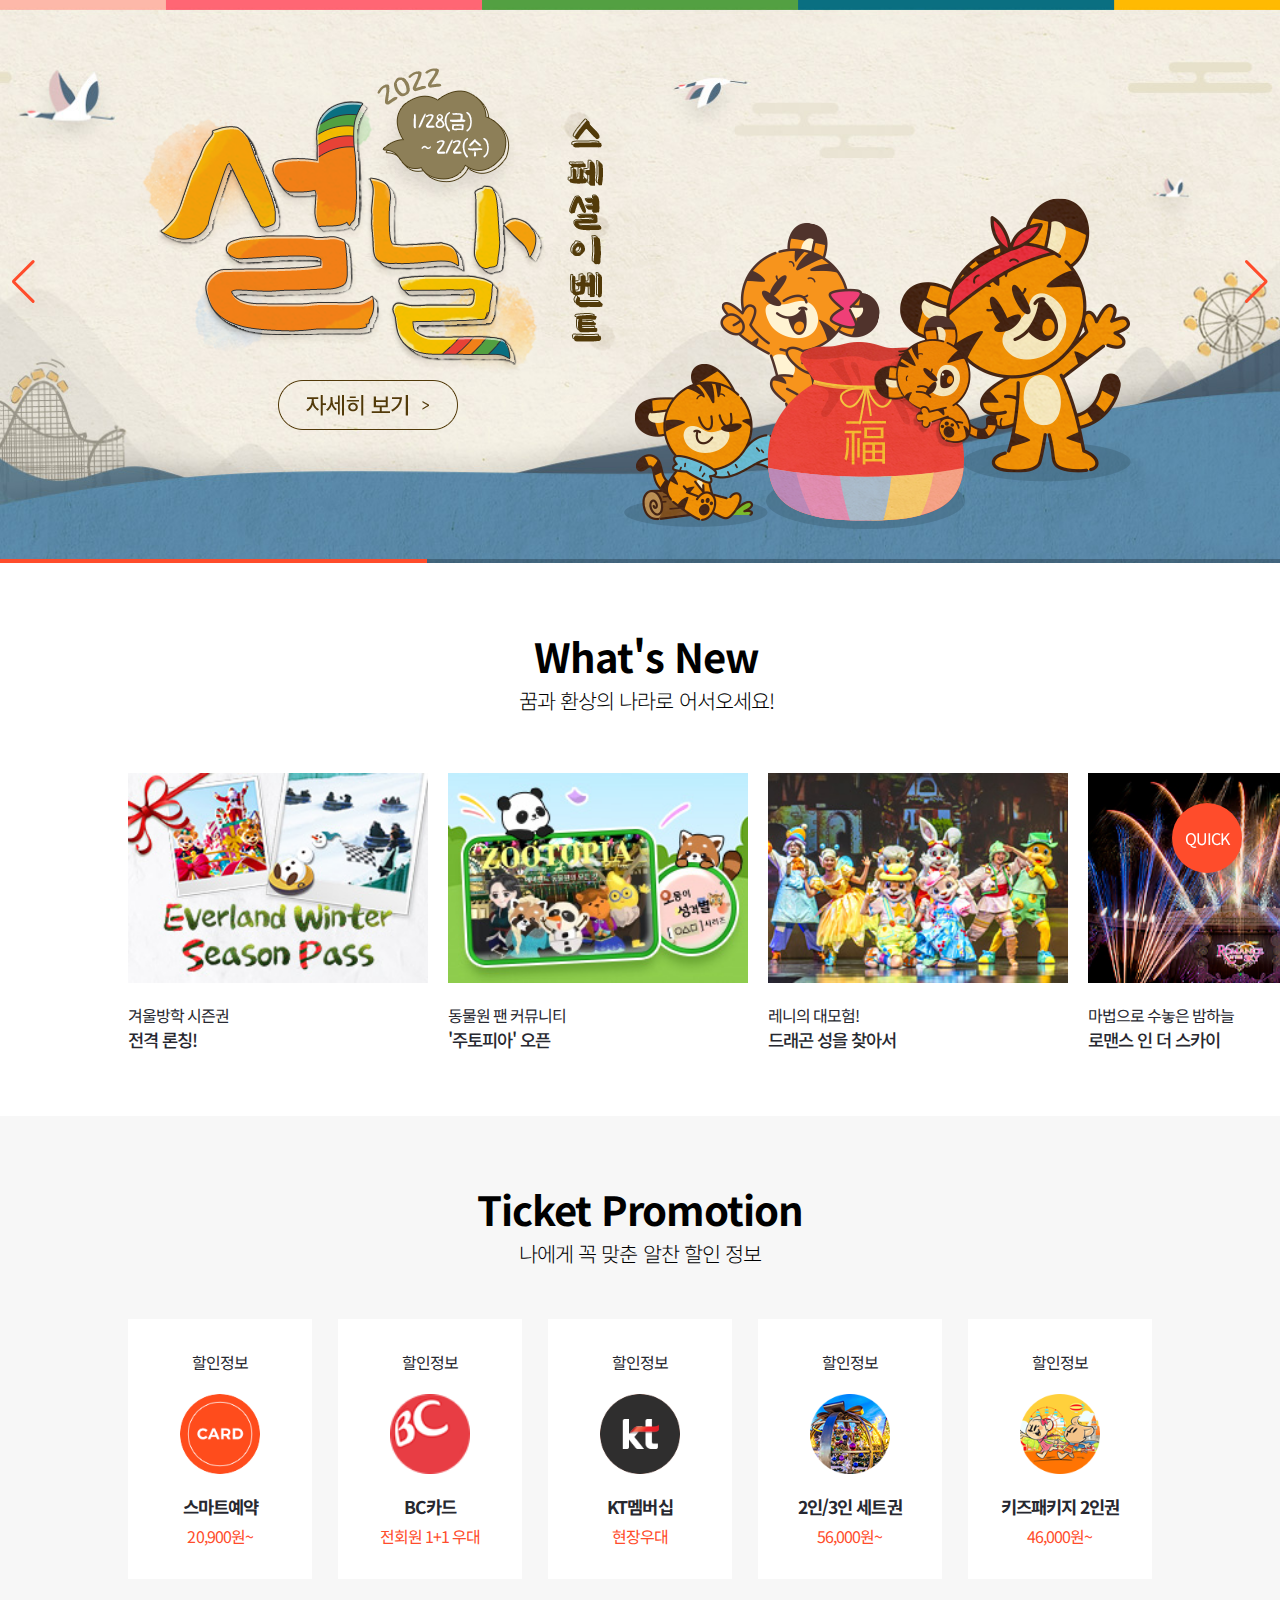
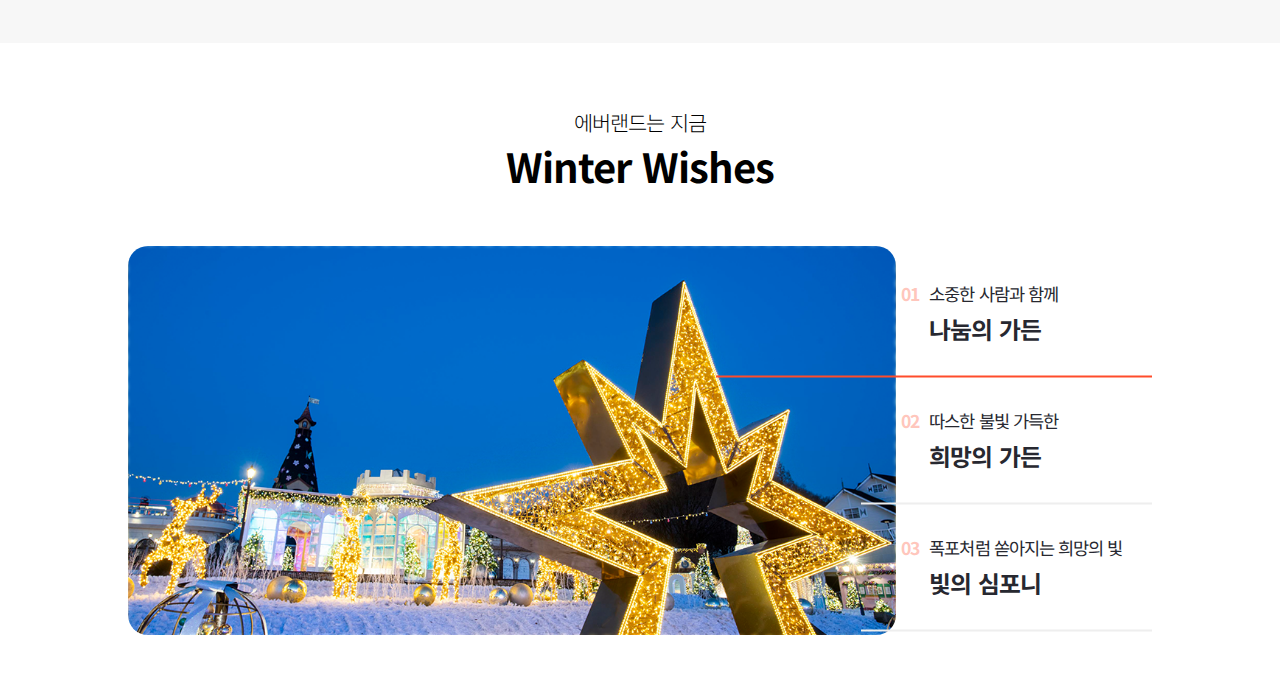
<file: everland/index.html>
<!doctype html>
<html lang="ko">
	<head>
		<meta name="viewport" content="width=device-width, maximum-scale=1.0, minimum-scale=1, user-scalable=yes,initial-scale=1.0" />
		<meta charset="UTF-8">
		<meta name="Generator" content="EditPlus®">
		<meta name="Author" content="">
		<meta name="Keywords" content="">
		<meta name="Description" content="">
		<script src="libs/jquery-3.5.1.min.js"></script>
		<link rel="stylesheet" href="https://unpkg.com/swiper/swiper-bundle.min.css"/>
		<link rel="stylesheet" href="css/layout.css">
		<title>EVERLAND RESORT</title>
	</head>
	<body>
		<script src="https://unpkg.com/swiper/swiper-bundle.min.js"></script>
		<div id="wrap">
			<header></header>
			<div class="container"> 
				<div class="mainSlide">
					<div class="swiper mySwiper">
						<div class="swiper-wrapper">
							<div class="swiper-slide slide1">
								<a href="javascript:;" class="slideWrap">
									<img src="images/txt_02.png" alt="2022 설날 스페셜이벤트">
								</a>
							</div>
							<div class="swiper-slide slide2">
								<a href="javascript:;" class="slideWrap">
									<img src="images/title.png" alt="호호패밀리">
								</a>
							</div>
							<div class="swiper-slide slide3">
								<a href="javascript:;" class="slideWrap">
									<img src="images/21_winter_title.png" alt="Winter Wishes 골든 일루미네이션 & 스노우버스터">
								</a>
							</div>
						</div>
						<div class="swiper-button-next"></div>
						<div class="swiper-button-prev"></div>
						<div class="swiper-pagination"></div>
					</div>
				</div>
				<div class="newCont">
					<div class="contTit newContTit">
						<h2>What's New</h2>
						<p class="ContSubtxt">꿈과 환상의 나라로 어서오세요!</p>
					</div>
					<div class="newContBox">
						<ul class="newContBin clearfix">
							<li class="newContList">
								<a href="javascript:;">
									<p class="contImg"><img src="images/EL_winterpass.jpg" /></p>
									<span class="contTxts">겨울방학 시즌권</span>
									<b class="contTxtb">전격 론칭!</b>
								</a>
							</li>
							<li class="newContList">
								<a href="javascript:;">
									<p class="contImg"><img src="images/zootopia_cafe_1.jpg" /></p>
									<span class="contTxts">동물원 팬 커뮤니티</span>
									<b class="contTxtb">'주토피아' 오픈</b>
								</a>
							</li>
							<li class="newContList">
								<a href="javascript:;">
									<p class="contImg"><img src="images/ad.jpg" /></p>
									<span class="contTxts">레니의 대모험!</span>
									<b class="contTxtb">드래곤 성을 찾아서</b>
								</a>
							</li>
							<li class="newContList">
								<a href="javascript:;">
									<p class="contImg"><img src="images/artimgpreview.jpg" /></p>
									<span class="contTxts">마법으로 수놓은 밤하늘</span>
									<b class="contTxtb">로맨스 인 더 스카이</b>
								</a>
							</li>
							<li class="newContList">
								<a href="javascript:;">
									<p class="contImg"><img src="images/EL_what_ASC.jpg" /></p>
									<span class="contTxts">어린이 환경 교실</span>
									<b class="contTxtb">알버트 스페이스 센터</b>
								</a>
							</li>
							<li class="newContList">
								<a href="javascript:;">
									<p class="contImg"><img src="images/thum_1.jpg" /></p>
									<span class="contTxts">서울대 멘토와 함께하는</span>
									<b class="contTxtb">고교생활 멘토링 캠프</b>
								</a>
							</li>
							<li class="newContList">
								<a href="javascript:;">
									<p class="contImg"><img src="images/what.jpg" /></p>
									<span class="contTxts">내가 직접 만드는</span>
									<b class="contTxtb">가든 LED 대형 스크린 컨텐츠</b>
								</a>
							</li>
						</ul>
					</div>
				</div>
				<div class="saleInfo">
					<div class="contTit saleTit">
						<h2>Ticket Promotion</h2>
						<p class="ContSubtxt">나에게 꼭 맞춘 알찬 할인 정보</p>
					</div>
					<ul class="saleBox clearfix">
						<li class="saleBoxList">
							<a href="javascript:;">
								<span class="saletxtTop">할인정보</span>
								<p class="saleImg"><img src="images/el_icon_card.png" /></p>
								<b class="saletxtB">스마트예약</b>
								<span class="saletxtS">20,900원~</span>
							</a>
						</li>
						<li class="saleBoxList">
							<a href="javascript:;">
								<span class="saletxtTop">할인정보</span>
								<p class="saleImg"><img src="images/ico_bc.png" /></p>
								<b class="saletxtB">BC카드</b>
								<span class="saletxtS">전회원 1+1 우대</span>
							</a>
						</li>
						<li class="saleBoxList">
							<a href="javascript:;">
								<span class="saletxtTop">할인정보</span>
								<p class="saleImg"><img src="images/icon_kt.png" /></p>
								<b class="saletxtB">KT멤버십</b>
								<span class="saletxtS">현장우대</span>
							</a>
						</li>
						<li class="saleBoxList">
							<a href="javascript:;">
								<span class="saletxtTop">할인정보</span>
								<p class="saleImg"><img src="images/23.png" /></p>
								<b class="saletxtB">2인/3인 세트권</b>
								<span class="saletxtS">56,000원~</span>
							</a>
						</li>
						<li class="saleBoxList">
							<a href="javascript:;">
								<span class="saletxtTop">할인정보</span>
								<p class="saleImg"><img src="images/ico_kids.png" /></p>
								<b class="saletxtB">키즈패키지 2인권</b>
								<span class="saletxtS">46,000원~</span>
							</a>
						</li>
				</div>
				<div class="landNow">
					<div class="contTit nowTit">
						<p class="ContSubtxt">에버랜드는 지금<p>
						<h2>Winter Wishes<h2>
					</div>
					<div class="landNowBox clearfix">
						<div class="landNowLeft">
							<div class="landNowList nowOn">
								<img src="images/w_slider_ng1.png" alt="">
							</div>
							<div class="landNowList">
								<img src="images/w_slider_hg2.png" alt="">
							</div>
							<div class="landNowList">
								<img src="images/w_slider_bs1.png" alt="">
							</div>
						</div>
						<ul class="landNowRight">
							<li class="landNowTxt nowOn">
								<a href="javascript:;" class="clearfix">
									<b class="landNowNum">01</b><span class="landNowsubt">소중한 사람과 함께</span>
									<p class="landNowmaint">나눔의 가든</p>
								</a>
							</li>
							<li class="landNowTxt">
								<a href="javascript:;" class="clearfix">
									<b class="landNowNum">02</b><span class="landNowsubt">따스한 불빛 가득한</span>
									<p class="landNowmaint">희망의 가든</p>
								</a>
							</li>
							<li class="landNowTxt">
								<a href="javascript:;" class="clearfix">
									<b class="landNowNum">03</b><span class="landNowsubt">폭포처럼 쏟아지는 희망의 빛</span>
									<p class="landNowmaint">빛의 심포니</p>
								</a>
							</li>
						</ul>
					</div>
				</div>
			</div>
			<div class="quick">
				<p>QUICK</p>
				<div class="quickInner">
					<div class="reservInfo">
						<a href="javascript:;">스마트예약</a>
						<a href="javascript:;">학생단체예약</a>
						<a href="javascript:;">기업단체예약</a>
					</div>
				</div>
			</div>
			<footer></footer>
		</div>
	 </body>
	 <script type="text/javascript">
			var swiper = new Swiper(".mySwiper", {
				loop: true,
				pagination: {
				  el: ".swiper-pagination",
				  type: "progressbar",
				},
				navigation: {
				  nextEl: ".swiper-button-next",
				  prevEl: ".swiper-button-prev",
				},
			});

			$(document).ready(function(){

				/*let i = 0;
				setInterval(() => {
					i += 1;
					console.log(i, $('#wrap'));
					$('#wrap').load(location.href + ' #wrap');
				}, 3000);*/

				let landNowTab = document.querySelectorAll('.landNowTxt');
				let landNowImg = document.querySelectorAll('.landNowList');

				console.log(landNowTab);

				for (let i = 0; i < landNowTab.length; i++) {
					for (let k = 0; k < landNowImg.length; k++) {
						
					// 클릭한 탭 인덱스 구하기
						(function tabIndex(idx) {	
							landNowTab[idx].onclick = function() {
								console.log(idx);

								classChk();

								landNowTab[idx].classList.add('nowOn');
								landNowImg[idx].classList.add('nowOn');

							}
						})(i);
					}
				}

				function classChk() {
					for (let a = 0; a < landNowTab.length; a++) {
						for (let f = 0; f < landNowTab.length; f++) {
							let tabChk = landNowTab[a].classList.contains('nowOn');
							let tabChk2 = landNowImg[f].classList.contains('nowOn');

							if (tabChk == true && tabChk2 == true) {
								landNowTab[a].classList.remove('nowOn');
								landNowImg[f].classList.remove('nowOn');
							}
						}
					}
				}

				/*
				$landNowTab.click(function() {

					var $clickNowTab = $(this).index();
					var $clickNowImg = $clickNowTab;

					checkClass();

					$(this).addClass("nowOn");
					$landNowImg.eq($clickNowImg).addClass("nowOn");
				});

				function checkClass() {

					var $nowClass = $landNowTab.hasClass("nowOn");
					var $nowClass2 = $landNowImg.hasClass("nowOn");

					if ( $nowClass == true && $nowClass2 == true )
						{
							$landNowTab.removeClass("nowOn");
							$landNowImg.removeClass("nowOn");
						}
				}
				*/

			});
		</script>
</html>
</file>
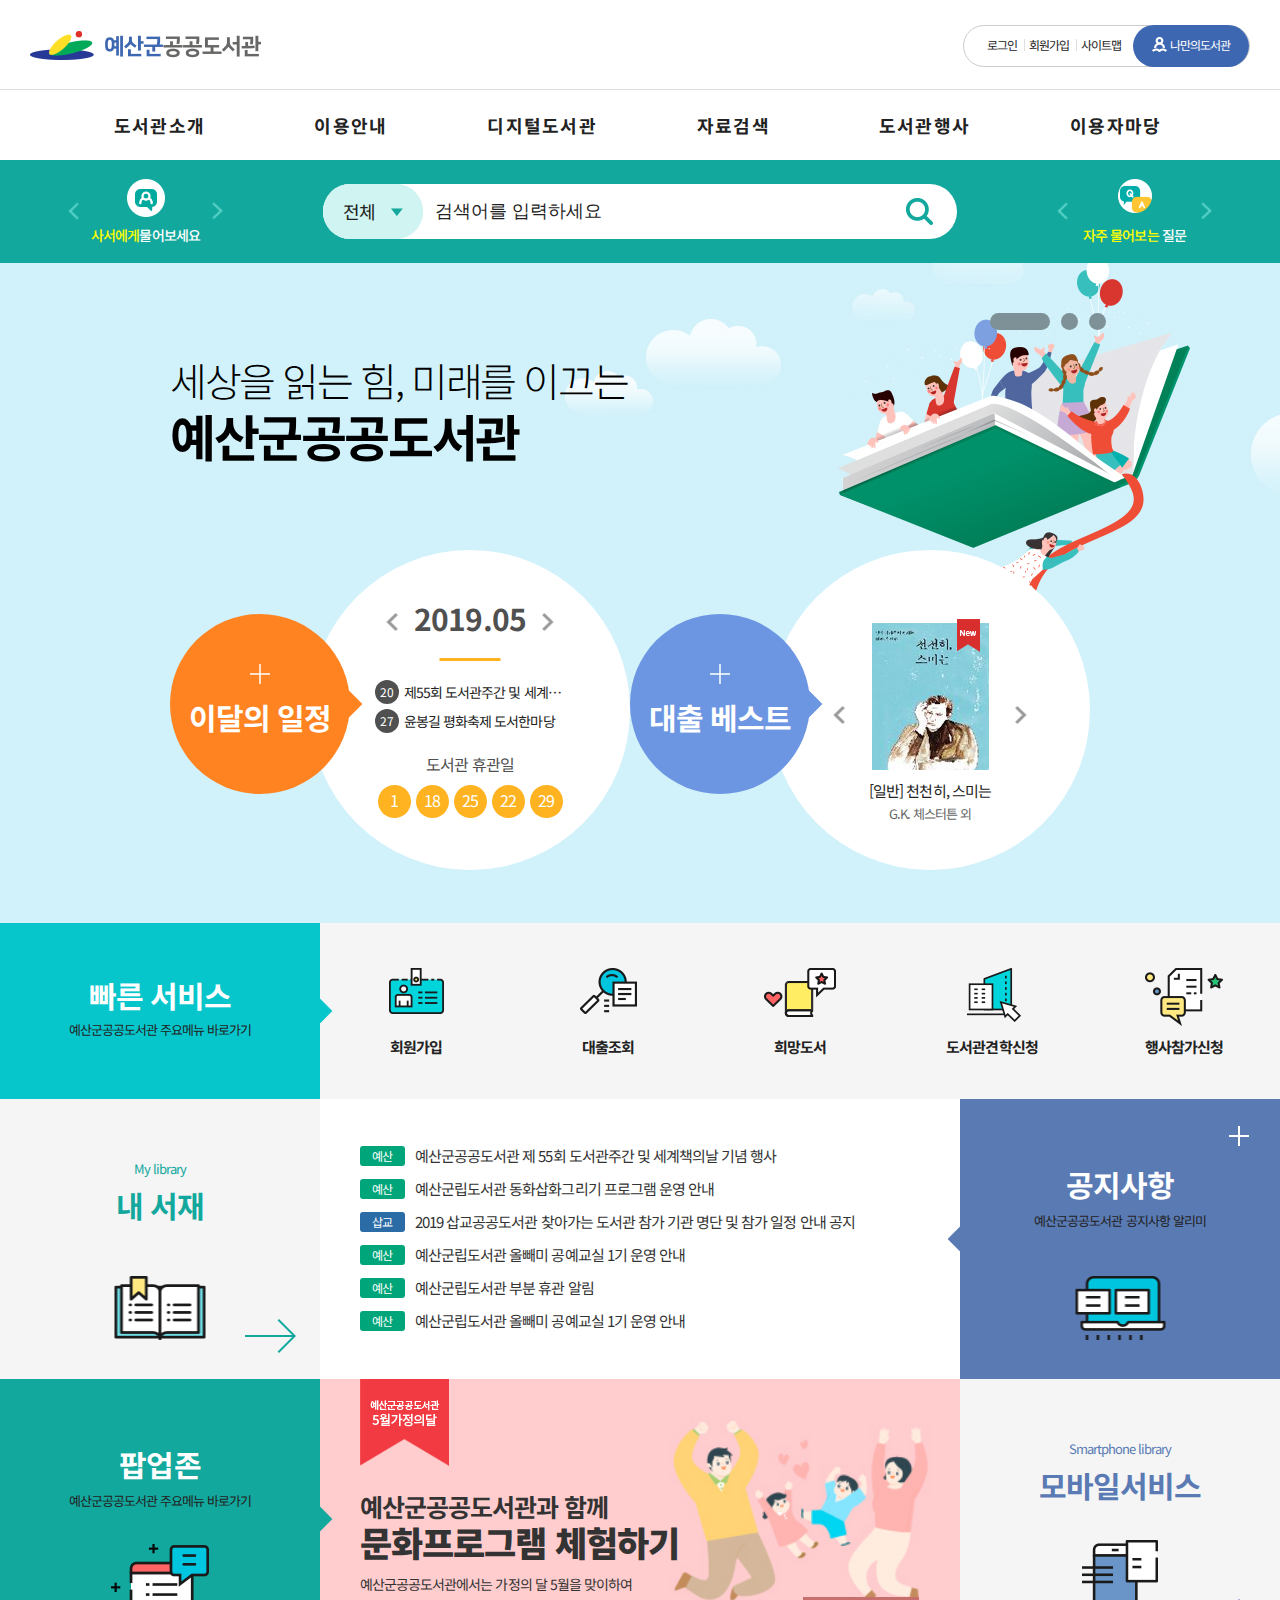
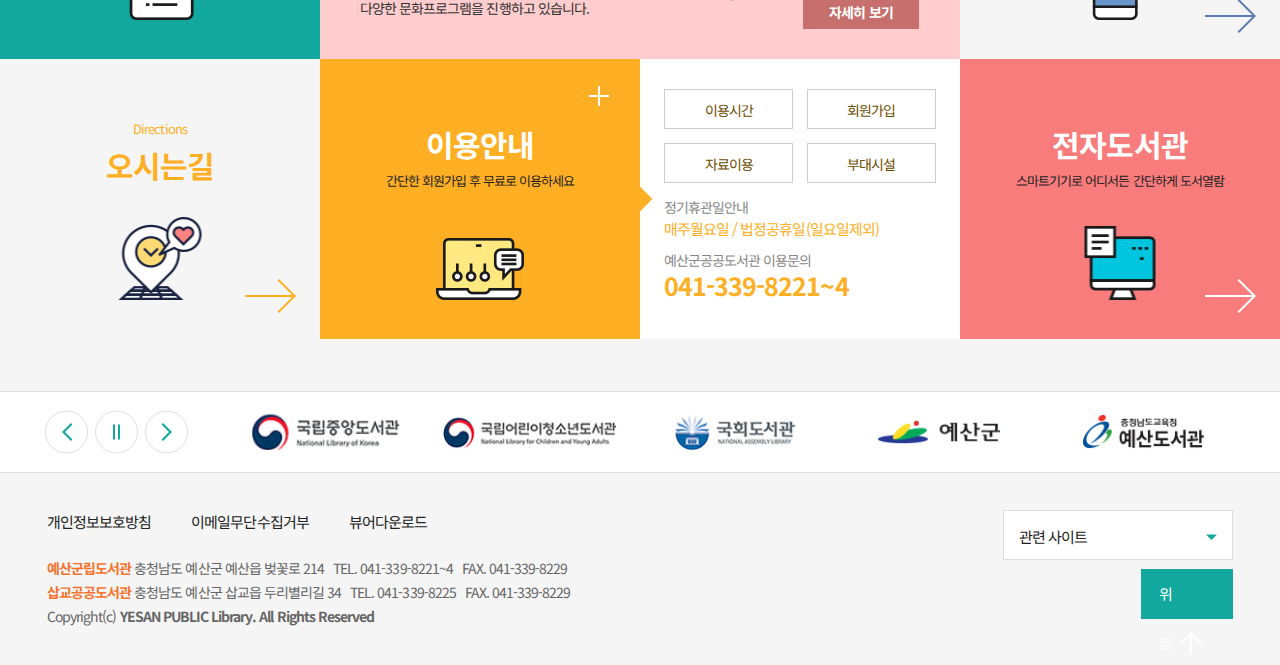
<file: 예산군공공도서관/index.html>
<!doctype html>
<html lang="ko">
 <head>
  <meta name="viewport" content="width=device-width, maximum-scale=1.0, minimum-scale=1, user-scalable=yes,initial-scale=1.0" />
  <meta charset="UTF-8">
  <meta name="Generator" content="EditPlus®">
  <meta name="Author" content="">
  <meta name="Keywords" content="">
  <meta name="Description" content="">
  <link rel="stylesheet" href="css/layout.css">
  <title>예산군공공도서관</title>
 </head>
 <body>
	<script type="text/javascript">
		console.log("j2");

		window.onload = function() {
			var slideOpen = document.querySelector(".mainSlideList.slide1");

			slideOpen.classList.add('active');

		}

		function scrhinputOpen() {
			let ScrhMoreClick = document.querySelector(".mNavBtn");
			let scrhOn = document.querySelector(".scrhBox");
			ScrhMoreClick.classList.toggle("ScrhMoreClick");
			scrhOn.classList.toggle("scrhOn");
		}

		function MmenuOpen() {
			let navListMoreClick = document.querySelector(".mNavBtn");
			let formNavOn = document.querySelector(".formNav");
			let navListOn = document.querySelector(".navList > li:first-child");
			navListMoreClick.classList.toggle("navListMoreClick");
			formNavOn.classList.toggle("formNavOn");
			navListOn.classList.toggle("navListOn");
		}
	</script>
    <div id="wrap">
	    <div class="header">
		    <div class="navi clearfix">
			    <h1><a href="index.html"><img src="images/logo.png" alt="예산군공공도서관"></a></h1>
				<div class="formNav clearfix">
					<nav>
						<ul class="navList clearfix">
							<li>
								<a href="javascript:;">도서관소개</a>
								<div class="navSubBox">
									<div class="navSubInner">
										<div class="navSubTit">
											<p>도서관소개</p>
											<span>손끝에서 열리는 지식의 보고<br />예산군공공도서관</span>
										</div>
										<ul class="navSubList">
											<li><a href="javascript:;">인사말</a></li>
											<li class="navSub1">
												<a href="javascript:;">도서관현황</a>
												<ul class="navSub2">
													<li><a href="javascript:;">예산군립도서관</a></li>
													<li><a href="javascript:;">삽교공공도서관</a></li>
												</ul>
											</li>
											<li><a href="javascript:;">도서관발자취</a></li>
											<li class="navSub1">
												<a href="javascript:;">작은도서관안내</a>
												<ul class="navSub2">
													<li><a href="javascript:;">공립작은도서관</a></li>
													<li><a href="javascript:;">사립작은도서관</a></li>
												</ul>
											</li>
											<li><a href="javascript:;">조직도 / 직원안내</a></li> <!-- margin class -->
											<li><a href="javascript:;">도서관오시는길</a></li>
										</ul>
									</div>
								</div>
							</li>
							<li>
								<a href="javascript:;">이용안내</a>
								<div class="navSubBox">
									<div class="navSubInner">
										<div class="navSubTit">
											<p>도서관이용안내</p>
											<span>손끝에서 열리는 지식의 보고<br />예산군공공도서관</span>
										</div>
										<ul class="navSubList">
											<li><a href="javascript:;">이용시간/휴관일</a></li>
											<li><a href="javascript:;">회원가입</a></li>
											<li><a href="javascript:;">자료이용</a></li>
											<li><a href="javascript:;">대출예약서비스</a></li>
											<li><a href="javascript:;">상호대차(책바다)서비스</a></li>
											<li><a href="javascript:;">책이음서비스</a></li>
											<li><a href="javascript:;">부대시설</a></li>
										</ul>
									</div>
								</div>
							</li>
							<li>
								<a href="javascript:;">디지털도서관</a>
								<div class="navSubBox">
									<div class="navSubInner">
										<div class="navSubTit">
											<p>디지털도서관</p>
											<span>손끝에서 열리는 지식의 보고<br />예산군공공도서관</span>
										</div>
										<ul class="navSubList">
											<li class="navSubm"><a href="javascript:;">전자책</a></li>
											<li><a href="javascript:;">모바일서비스</a></li>
											<li><a href="javascript:;">학습실좌석현황</a></li>
										</ul>
									</div>
								</div>
							</li>
							<li>
								<a href="javascript:;">자료검색</a>
								<div class="navSubBox">
									<div class="navSubInner">
										<div class="navSubTit">
											<p>자료검색</p>
											<span>손끝에서 열리는 지식의 보고<br />예산군공공도서관</span>
										</div>
										<ul class="navSubList">
											<li><a href="javascript:;">통합검색</a></li>
											<li><a href="javascript:;">신작자료</a></li>
											<li><a href="javascript:;">대출베스트</a></li>
											<li><a href="javascript:;">특화도서/비도서</a></li>
										</ul>
									</div>
								</div>
							</li>
							<li>
								<a href="javascript:;">도서관행사</a>
								<div class="navSubBox">
									<div class="navSubInner">
										<div class="navSubTit">
											<p>도서관행사</p>
											<span>손끝에서 열리는 지식의 보고<br />예산군공공도서관</span>
										</div>
										<ul class="navSubList">
											<li><a href="javascript:;">행사안내</a></li>
											<li><a href="javascript:;">행사일정</a></li>
											<li><a href="javascript:;">참가신청</a></li>
											<li><a href="javascript:;">행사앨범</a></li>
										</ul>
									</div>
								</div>
							</li>
							<li>
								<a href="javascript:;">이용자마당</a>
								<div class="navSubBox">
									<div class="navSubInner">
										<div class="navSubTit">
											<p>이용자마당</p>
											<span>손끝에서 열리는 지식의 보고<br />예산군공공도서관</span>
										</div>
										<ul class="navSubList">
											<li><a href="javascript:;">공지사항</a></li>
											<li><a href="javascript:;">자주하는질문</a></li>
											<li><a href="javascript:;">참여게시판</a></li>
											<li><a href="javascript:;">자원봉사</a></li>
											<li><a href="javascript:;">도서관견학</a></li>
										</ul>
									</div>
								</div>
							</li>
						</ul>
					</nav>
					<div class="myMenu">
						<ul class="myMenuList clearfix">
							<li><a href="javascript:;">로그인</a></li>
							<li><a href="javascript:;">회원가입</a></li>
							<li><a href="javascript:;">사이트맵</a></li>
							<li class="myBooks">
								<a href="javascript:;"><span>나만의도서관</span></a>
								<div class="myBooksIn">
									<ul class="myBooksSub">
										<li>
											<a href="javascript:;">내서재</a>
											<ul class="myBooksSub2">
												<li><a href="javascript:;">대출조회</a></li>
												<li><a href="javascript:;">대출이력</a></li>
												<li><a href="javascript:;">희망도서</a></li>
												<li><a href="javascript:;">도서예약</a></li>
											</ul>
										</li>
										<li><a href="javascript:;">행사신청내역</a></li>
										<li><a href="javascript:;">회원정보수정</a></li>
									</ul>
									<a href="javascript:;">나만의도서관 닫기</a>
								</div>
							</li>
						</ul>
					</div>
				</div>
				<div class="mNavBtn">
					<a href="javascript:MmenuOpen();" class="navListMore">전체 메뉴 더 보기</a>
					<a href="javascript:scrhinputOpen();" class="ScrhMore">검색하기</a>
				</div>
			</div>
		    <div class="scrhBox">
				<div class="scrhBInner">
					<div class="hbtnBox clearfix">
						<div class="hbtnBoxLeft">
							<ul class="hbtnList">
								<li class="hbtn1"><a href="javascript:;"><span>사서에게</span>물어보세요</a></li>
								<li class="hbtn2"><a href="javascript:;"><span>책이음</span>서비스</a></li>
								<li class="hbtn3"><a href="javascript:;"><span>책바다</span>서비스</a></li>
							</ul>
							<div class="hbtnTab">
								<a href="javascript:;" class="hbtnTabL">이전</a>
								<a href="javascript:;" class="hbtnTabR">다음</a>
							</div>
						</div>
						<div class="hbtnBoxRight">
							<ul class="hbtnList">
								<li class="hbtn4"><a href="javascript:;"><span>자주 물어보는 </span>질문</a></li>
								<li class="hbtn5"><a href="javascript:;"><span>자원</span>봉사</a></li>
							</ul>
							<div class="hbtnTab">
								<a href="javascript:;"class="hbtnTabL">이전</a>
								<a href="javascript:;" class="hbtnTabR">다음</a>
							</div>
						</div>
					</div>
					<div class="scrhInput">
						<ul class="scrhSelectList">
							<li class="selected"><a href="javascript:;">전체</a></li>
							<li><a href="javascript:;">전체</a></li>
							<li><a href="javascript:;">표제</a></li>
							<li><a href="javascript:;">저자</a></li>
							<li><a href="javascript:;">발행자</a></li>
							<li><a href="javascript:;">키워드</a></li>
						</ul>
						<input type="text" placeholder="검색어를 입력하세요">
						<a href="javascript:;" class="scrhBtn"><img src="images/header_srch_btn.png" alt="검색하기"></a>
					</div>
				</div>
				<div class="hbtnTab mbtnTab">
					<a href="javascript:;"class="hbtnTabL">이전</a>
					<a href="javascript:;" class="hbtnTabR">다음</a>
				</div>
			</div>
		</div>
		<div class="container"> 
		    <div class="mainVisual">
				<div class="mainSlideBox">
					<ul class="mainSlide">
						<li class="mainSlideList slide1">
							<p class="mainSlideTxt">
								<span>세상을 읽는 힘, 미래를 이끄는</span>
								<strong>예산군공공도서관</strong>
							</p>
						<img src="images/main_slide_01.jpg" alt="슬라이드1">
						</li>
						<li class="mainSlideList slide2">
							<p class="mainSlideTxt">
								<span>세상을 읽는 힘, 미래를 이끄는</span>
								<strong>예산군공공도서관</strong>
							</p>
							<img src="images/main_slide_02.jpg" alt="슬라이드1">
						</li>
						<li class="mainSlideList slide3">
							<p class="mainSlideTxt">
								<span>세상을 읽는 힘, 미래를 이끄는</span>
								<strong>예산군공공도서관</strong>
							</p>
							<img src="images/main_slide_03.jpg" alt="슬라이드1">
						</li>
					</ul>
					<ul class="mainSlideBullet">
						<li class="Bulactive"><a href="javascript:;"><span class="txtHide">1</span></a></li>
						<li><a href="javascript:;"><span class="txtHide">2</span></a></li>
						<li><a href="javascript:;"><span class="txtHide">3</span></a></li>
					</ul>
				</div>
				<div class="mainInfo clearfix">
				    <div class="mainITit monthS">
					    <div class="mainItxt">
					        <strong>이달의 일정</strong>
						    <p>소통하는 예산군공공도서관의<br /> 다양한 행사 알리미</p>
							<a href="javascript:;"><span class="txtHide">더 보기</span></a>
						</div>
						<div class="mInfoMore">
					        <ul class="mInfoMorelist">
							    <li>
								    <p class="mInfoDate">2019.05</p>
									<ul class="mInfoPro">
									    <li><span class="mInfoProd">20</span><p class="mInfoProt">제55회 도서관주간 및 세계책읽기대회</p></li>
									    <li><span class="mInfoProd">27</span><p class="mInfoProt">윤봉길 평화축제 도서한마당</p></li>
									</ul>
									<div class="mInfoClose clearfix">
									    <p class="mInfoCloseTt">도서관 휴관일</p>
										<ul class="mInfoCloseDt">
											<li>1</li>
											<li>18</li>
											<li>25</li>
											<li>22</li>
											<li>29</li>
										</ul>
									</div>
								</li>
							</ul>
							<div class="mainIBtn clearfix">
							    <a class="btnLeft" href="javascript:;"><span class="txtHide">이전</span></a>
								<a class="btnRight" href="javascript:;"><span class="txtHide">다음</span></a>
							</div>
						</div>
					</div>
					<div class="mainITit monthB">
					    <div class="mainItxt">
					        <strong>대출 베스트</strong>
						    <p>함께 만들어가는 예산군공공도서관에서<br />많이 대출되는 도서모음</p>
							<a href="javascript:;"><span class="txtHide">더 보기</span></a>
						</div>
						<div class="mBestMore">
					        <ul class="mBestList">
							    <li>
									<a href="javascript:;" class="mBestListin">	
										<img src="images/mainB_best_book.png" alt="대출 베스트 책 대표이미지">
										<p class="mBestTit">[일반] 천천히, 스미는</p>
										<span class="mBestAut">G.K. 체스터튼 외</span>
									</a>
								</li>
							</ul>
							<div class="mainIBtn clearfix">
							    <a class="btnLeft" href="javascript:;"><span class="txtHide">이전</span></a>
								<a class="btnRight" href="javascript:;"><span class="txtHide">다음</span></a>
							</div>
						</div>
					</div>
				</div> 
				<div class="mainQuick clearfix">
					<div class="qTitle">
						    <p>빠른 서비스</p>
							<span>예산군공공도서관 주요메뉴 바로가기</span>
					</div>
				    <ul class="quickList">
						<li class="quick1 quickOn"><a href="javascript:;">회원가입</a></li>
						<li class="quick2"><a href="javascript:;">대출조회</a></li>
						<li class="quick3"><a href="javascript:;">희망도서</a></li>
						<li class="quick4"><a href="javascript:;">도서관견학신청</a></li>
						<li class="quick5"><a href="javascript:;">행사참가신청</a></li>
					</ul>
					<div class="quickBtnBox">
						<a class="quickBtn quickLeft" href="javascript:;">이전</a>
						<a class="quickBtn quickRight" href="javascript:;">다음</a>
					</div>
				</div>
			</div>
			<div class="content clearfix">
			    <div class="contBox cont1">
				    <div class="contTitle contTone">
					    <a class="linkFull" href="javascript:;">
				            <span class="contTsub">My library</span>
				            <h3 class="contTmain">내 서재</h3>
					    </a>
					</div>
				</div>
				<div class="contBox cont2">
				  <div class="contInner">
				    <div class="contTitle">
					    <a class="linkFull" href="javascript:;">
				            <h3 class="contTmain">공지사항</h3>
						    <span class="contTsub">예산군공공도서관 공지사항 알리미</span>
						</a>
					</div>
					<div class="contNoti">
					    <ul class="contNotiList">
					        <li><a href="javasctipt:;"><p class="notiCate">예산</p><p class="notiTxt">예산군공공도서관 제 55회 도서관주간 및 세계책의날 기념 행사</p><span class="notiDate">19-01-17</span></a></li>
						    <li><a href="javasctipt:;"><p class="notiCate">예산</p><p class="notiTxt">예산군립도서관 동화삽화그리기 프로그램 운영 안내</p><span class="notiDate">19-01-09</span></a></li>
						    <li><a href="javasctipt:;"><p class="notiCate notiCate2">삽교</p><p class="notiTxt">2019 삽교공공도서관 찾아가는 도서관 참가 기관 명단 및 참가 일정 안내 공지</p><span class="notiDate">12-01-11</span></a></li>
						    <li><a href="javasctipt:;"><p class="notiCate">예산</p><p class="notiTxt">예산군립도서관 올빼미 공예교실 1기 운영 안내</p><span class="notiDate">19-02-18</span></a></li>
						    <li><a href="javasctipt:;"><p class="notiCate">예산</p><p class="notiTxt">예산군립도서관 부분 휴관 알림</p><span class="notiDate">19-02-18</span></a></li>
						    <li><a href="javasctipt:;"><p class="notiCate">예산</p><p class="notiTxt">예산군립도서관 올빼미 공예교실 1기 운영 안내</p><span class="notiDate">19-02-18</span></a></li> 
					    </ul>
					</div>
			      </div>
				</div>
				<div class="contBox cont3">
				  <div class="contInner">
				    <div class="contTitle">
					    <a class="linkFull" href="javascript:;">
				            <h3 class="contTmain">팝업존</h3>
						    <span class="contTsub">예산군공공도서관 주요메뉴 바로가기</span>
						</a>
					</div>
					<div class="contSilde">
					    <ul class="contSlidelist">
					        <li>
						        <p class="contSlidemaint">예산군공공도서관과 함께<br /><strong>문화프로그램 체험하기</strong></p>
						   	    <span class="contSlidesubt">예산군공공도서관에서는 가정의 달 5월을 맞이하여<br />다양한 문화프로그램을 진행하고 있습니다.</span>
							    <a href="javascript:;" class="contSlideMore">자세히 보기</a>
						    </li>
					    </ul>
					</div>
					<div class="contInfo McontInfo">
					    <ul class="contInfolist">
					        <li><a href="javascript:;">이용시간</a></li>
							<li><a href="javascript:;">회원가입</a></li>
							<li><a href="javascript:;">자료이용</a></li>
							<li><a href="javascript:;">부대시설</a></li>
					    </ul>
						<dl class="contInfoDt">
						    <dt>정기휴관일안내</dt>
							<dd>매주월요일 / 법정공휴일(일요일제외)</dd>
						</dl>
						<dl class="contInfoTel">
						    <dt>예산군공공도서관 이용문의</dt>
							<dd>041-339-8221~4</dd>
						</dl>
					</div>
			      </div>
				</div>
				<div class="contBox cont1 Mcont1">
				    <div class="contTitle contTone">
					    <a class="linkFull" href="javascript:;">
				            <span class="contTsub">My library</span>
				            <h3 class="contTmain">내 서재</h3>
					    </a>
					</div>
				</div>
				<div class="contBox cont4">
				    <div class="contTitle contTone">
					    <a class="linkFull" href="javascript:;">
				            <span class="contTsub">Smartphone library</span>
				            <h3 class="contTmain">모바일서비스</h3>
					    </a>
					</div>
				</div>
				<div class="contBox cont5">
				    <div class="contTitle contTone">
					    <a class="linkFull" href="javascript:;">
				            <span class="contTsub">Directions</span>
				            <h3 class="contTmain">오시는길</h3>
					    </a>
					</div>
				</div>
				<div class="contBox cont6">
				  <div class="contInner">
				    <div class="contTitle">
					    <a class="linkFull" href="javascript:;">
				            <h3 class="contTmain">이용안내</h3>
						    <span class="contTsub">간단한 회원가입 후 무료로 이용하세요</span>
						</a>
					</div>
					<div class="contInfo">
					    <ul class="contInfolist">
					        <li><a href="javascript:;">이용시간</a></li>
							<li><a href="javascript:;">회원가입</a></li>
							<li><a href="javascript:;">자료이용</a></li>
							<li><a href="javascript:;">부대시설</a></li>
					    </ul>
						<dl class="contInfoDt">
						    <dt>정기휴관일안내</dt>
							<dd>매주월요일 / 법정공휴일(일요일제외)</dd>
						</dl>
						<dl class="contInfoTel">
						    <dt>예산군공공도서관 이용문의</dt>
							<dd>041-339-8221~4</dd>
						</dl>
					</div>
			      </div>
				</div>
				<div class="contBox cont7">
				    <div class="contTitle contTone">
					    <a class="linkFull" href="javascript:;">
				            <h3 class="contTmain">전자도서관</h3>
					        <span class="contTsub">스마트기기로 어디서든 간단하게 도서열람</span>
					    </a>
					</div>
			  </div>
			</div> <!-- content -->
			<div class="slideSite">
				<div class="slideStInner">
					<div class="contSlideBox">
						<ul class="contSlidelist">
							<li><a href="javascript:;"><img src="images/slideSite_list1.png" alt="국립중앙도서관"></a></li>
							<li><a href="javascript:;"><img src="images/slideSite_list2.png" alt="국립어린이청소년도서관"></a></li>
							<li><a href="javascript:;"><img src="images/slideSite_list3.png" alt="국회도서관"></a></li>
							<li><a href="javascript:;"><img src="images/slideSite_list4.png" alt="예산군"></a></li>
							<li><a href="javascript:;"><img src="images/slideSite_list5.png" alt="예산도서관"></a></li>
						</ul>
					</div>
					<div class="slideSiteBtn">
						<ul class="slideSiteBtnList">
							<li class="sbtnLeft"><a href="javascript:;">이전</a></li>
							<li class="sbtnCenter"><a href="javascript:;">정지</a></li>
							<li class="sbtnRight"><a href="javascript:;">다음</a></li>
						</ul>
					</div>
				</div>
			</div>
		</div>
		<div class="footer clearfix">
			<div class="footerInner clearfix">
				<div class="footerLeft">
					<ul class="policyList"> 
						<li><a href="javascript:;">개인정보보호방침</a></li>
						<li><a href="javascript:;">이메일무단수집거부</a></li>
						<li><a href="javascript:;">뷰어다운로드</a></li>
					</ul>
					<ul class="comInfo"> 
						<li><strong>예산군립도서관</strong><span>충청남도 예산군 예산읍 벚꽃로 214</span><p class="finfoTel"><span>TEL. 041-339-8221~4</span><span>FAX. 041-339-8229</span></p></li>
						<li><strong>삽교공공도서관</strong><span>충청남도 예산군 삽교읍 두리별리길 34</span><p class="finfoTel"><span>TEL. 041-339-8225</span><span>FAX. 041-339-8229</span></p></li>
						<li><p class="footCopy">Copyright(c) <strong>YESAN PUBLIC Library. All Rights Reserved</strong></p></li>
					</ul>
				</div>
				<div class="footerRight clearfix">
					<div class="relaSite">
						<a href="javascript:;"><span>관련 사이트</span></a>
							<ul class="relaSitelist">
								<li><a href="javascript:;">사</a></li>
								<li><a href="javascript:;">이</a></li>
								<li><a href="javascript:;">트</a></li>
							</ul>
					</div>
					<div class="relaSiteM">
						<select name="siteM" id="siteM">
							<option value="관련사이트">관련사이트</option>
							<option value="사이트">사이트</option>
							<option value="사이트">사이트</option>
							<option value="사이트">사이트</option>
						</select>
					</div>
					<div class="goTop">
						<a href="#"><span>위로</span></a>
					</div>
				</div>
			</div>
		</div>
	</div>
 </body>
</html>
</file>
<file: everland/css/layout.css>
/**************** font ********************/
@import url('https://fonts.googleapis.com/css2?family=Noto+Sans+KR:wght@100;300;400;500;700&display=swap');

/********************* reset ********************/
body { font-family: 'Noto Sans KR', sans-serif; margin: 0; padding: 0; box-sizing: border-box; letter-spacing: -0.06em; }
h1,h2,h3,h4,h5,h6 { margin: 0; padding: 0; font-weight: normal; font-size: inherit;}
p, span, ul, li, strong, a, dl, dt, dd {margin: 0; padding: 0; list-style: none; vertical-align: top; }
a {text-decoration: none;}

#wrap { width: 100%; height: 100%; overflow: hidden; font-size: 1em; }
.clearfix::after { content: ""; display: block; clear: both; }
.txtHide { position: absolute; width: 1px; height: 1px; margin: -1px; overflow: hidden; clip-path: polygon(0 0, 0 0, 0 0); }

.mainSlide { position: relative; width: 100%; height: 563px; }
.mainSlide .swiper { width: 100%; height: 100%; }
.mainSlide .swiper-slide { background: url(../images/bg.jpg) no-repeat center center / cover; }
.mainSlide .swiper-slide.slide2 { background-image: url(../images/bg2.jpg); }
.mainSlide .swiper-slide.slide3 { background-image: url(../images/bg3.jpg); }
.mainSlide .slideWrap { display: block; width: 100%; height: 100%; text-align: center; }
.swiper-horizontal>.swiper-pagination-progressbar { top: auto; bottom: 0; }
.swiper-pagination-progressbar .swiper-pagination-progressbar-fill { background: rgba(255,76,43,1); }
.swiper-button-next, .swiper-button-prev { color: rgba(255,76,43,1); }
.mainSlide .reservInfo { position: absolute; top: 50%; right: 0; transform: translateY(-50%); z-index: 10; }

.newCont { padding: 5% 0 5% 10%; box-sizing: border-box; overflow: hidden; }
.contTit.newContTit { padding-right: 10%; box-sizing: border-box; }
.newCont .newContBin { width: calc((300px * 7) + ( 20px * 6)); }
.newCont .newContList { width: 300px; float: left; margin-right: 20px; }
.newCont .newContList:last-child { margin-right: 0; }
.newCont .newContList > a { display: block; width: 100%; height: 100%; color: #272830; }
.newCont .newContList img { width: 100%; padding-bottom: 15px; }
.newCont .newContList .contTxtb { display: block; font-weight: 500; font-size: 1.1em; }
.contTit { margin-bottom: 5%; text-align: center; } 
.contTit > h2 { font-size: 2.5em; font-weight: bold; letter-spacing: 1.2; }
.contTit > .ContSubtxt { font-size: 1.3em; font-weight: 300; }

.saleInfo { padding: 5% 10%; box-sizing: border-box; background: #f7f7f7; }
.saleBox > .saleBoxList { float: left; width: 18%; margin-right: 2.5%; padding: 3% 0; background: #fff; text-align: center; }
.saleBox > .saleBoxList > a { color: #272830; }
.saleBox > .saleBoxList:last-child { margin-right: 0; }
.saleBoxList .saleImg { width: 80px; height: 80px; margin: 20px auto; }
.saleBoxList .saleImg img { width: 100%; height: auto; }
.saleBoxList .saletxtB { display: block; margin-bottom: 5px; font-size: 1.1em; }
.saleBoxList .saletxtS { color: rgba(255,76,43,1); }

.landNow { padding: 5% 10%; box-sizing: border-box; }
.landNow > .landNowBox { position: relative; }
.landNow .landNowLeft { float: left; position: relative; width: 75%; padding-bottom: 38%; }
.landNowLeft > .landNowList { position: absolute; top: 0; left: 0; width: 100%; opacity: 0; visibility: hidden; transition: .5s; }
.landNowLeft > .landNowList.nowOn { opacity: 1; visibility: visible; }
.landNowLeft > .landNowList img { width: 100%; border-radius: 20px; }
.landNowRight { position: absolute; right: 0; top: 50%; transform: translateY(-50%); }
.landNowTxt { position: relative; padding: 30px; border-bottom: 2px solid #eee; box-sizing: border-box; }
.landNowTxt.nowOn { border-color: rgba(0,0,0,0); transition-delay: .2s; }
.landNowTxt::after { display: block; position: absolute; bottom: -2px; right: 0; content: ""; width: 0; height: 2px; background: rgba(255,76,43,1); z-index: 5; transition: .5s; }	
.landNowTxt.nowOn::after { width: 150%; }
.landNowTxt > a { display: block; width: 100%; height: 100%; color: #272830; font-size: 1.1em; }
.landNowNum { display: block; float: left; padding: 0 10px 10px; color: #ffc6bc; }
.landNowmaint { margin-top: 5px; font-size: 1.35em; font-weight: bold; }

.quick { position: fixed; bottom: 3%; right: 3%; width: 70px; height: 70px; background: rgba(255,76,43,1); border-radius: 50%; }
.quick > p { color: #fff; line-height: 70px; text-align: center; }
.quick .quickInner { opacity: 0; visibility: hidden; }
</file>
<file: 예산군공공도서관/css/layout.css>
/**************** font ********************/
@import url('https://fonts.googleapis.com/css2?family=Noto+Sans+KR:wght@100;300;400;500;700&display=swap');

/********************* reset ********************/
body { font-family: 'Noto Sans KR', sans-serif; margin: 0; padding: 0; box-sizing: border-box; letter-spacing: -0.06em; }
h1,h2,h3,h4,h5,h6 { margin: 0; padding: 0; font-weight: normal; font-size: inherit;}
p, span, ul, li, strong, a, dl, dt, dd {margin: 0; padding: 0; list-style: none; vertical-align: top; }
a {text-decoration: none;}

#wrap { width: 100%; height: 100%; overflow: hidden; }
.clearfix::after { content: ""; display: block; clear: both; }
.txtHide { position: absolute; width: 1px; height: 1px; margin: -1px; overflow: hidden; clip-path: polygon(0 0, 0 0, 0 0); }

/****************************** header *********************************/
.header { width: 100%; position: relative; background: #fff; z-index: 99; }
.header .navi { width: 1350px; margin: 0 auto; height: 89px; border-bottom: 1px solid #ddd; }
.header .navi > h1 { float: left; }
.header .navi > h1 > a { display: block; width: 231px; height: 29px; padding: 31px 0 29px; }
.header .navi > .formNav { float: right; }
.header .formNav > nav { float: left; }
.header .navList { float: left; padding-bottom: 0; }
.header .navList > li { float: left; }
.header .navList > li > a { position: relative; display: block; padding: 31.5px 26px; font-size: 18px; font-weight: bold; letter-spacing: 0.07em; color: #222; box-sizing: border-box; }
.header .navList > li:hover > a::after { opacity: 1; visibility: visible; }
.header .navList > li > a::after { position: absolute; display: block; content: ""; width: 100%; height: 4px; bottom: 0; left: 0; background: #12a89d; opacity: 0; visibility: hidden; }
.header .navList .navSubBox { position: absolute; top: 90px; left: 50%; transform: translateX(-50%); width: 100%; height: 0; background: #f1f1f1; opacity: 0; visibility: hidden; z-index: 99; box-sizing: border-box; transition: .5s; }
.header .navList .navSubBox > div.navSubInner { width: 1240px; margin: 0 auto; padding: 10px 0; overflow: hidden; }
.header .navList > li:hover > .navSubBox { height: auto; opacity: 1; visibility: visible; transition: .5s; }
.header .navSubInner .navSubTit { float: left; width: 310px; height: 287px; margin-right: 62px; padding-top: 90px; background: url(../images/header_sub_tit.png) no-repeat center center; font-size: 40px; color: #12a89d; text-align: center; line-height: 40px; letter-spacing: -0.05em; box-sizing: border-box; }
.header .navSubInner .navSubTit > span { display: block; margin-top: 23px; font-size: 15px; color: #666; line-height: 24px; }
.header .navSubList { width: 70%; float: right; }
.header .navSubList > li { float: left; width: 406px; border-bottom: 1px solid #ccc; }
.header .navSubList > li:nth-child(odd) { margin-right: 56px; }
.header .navSubList > li > a { display: block; padding: 28px 10px 15px; font-size: 16px; color: #333; }
.header .navSubList > li:hover > a { font-weight: bold; background: url(../images/nav_sub2_arrow.png) no-repeat 380px 30px; }
.header .navSubInner .navSub1 { overflow: hidden; }
.header .navSubInner .navSub1 > a { float: left; }
.header .navSubInner .navSub1:hover > a { background: none; }
.header .navSubInner .navSub2 { float: right; vertical-align: top; }
.header .navSubInner .navSub2 > li { display: inline-block; }
.header .navSubInner .navSub2 > li:hover > a { color: #12a89d; }
.header .navSubInner .navSub2 a { display: block; padding: 31.5px 0 15px 20px; font-size: 14px; line-height: 16px; color: #888; } 
.header .myMenu { float: right; position: relative; width: 287px; height: 42px; margin-top: 25px; padding: 10px 17px; border: 1px solid #ccc; border-radius: 50px; box-sizing: border-box; z-index: 10; }
.myMenu .myMenuList { width: 100%; height: 100%; }
.myMenuList > li { float: left; position: relative; }
.myMenuList > li::after { position: absolute; display: block; content: ""; top: 3px; right: -2px; width: 1px; height: 12px; background: #dfdfdf; }
.myMenuList > li:nth-child(3)::after, .header .myMenuList > li.myBooks::after { display: none; }
.myMenuList > li > a { padding: 0 6px; font-size: 12px; color: #222; }
.myMenuList > li.myBooks { position: absolute; top: -1px; right: 0; width: 116px; height: 42px; background: #3e67b1; border-radius: 50px; box-sizing: border-box; z-index: 1; }
.myMenuList > li.myBooks > a { display: block; width: 100%; height: 100%; padding: 0; color: #fff; text-align: center; line-height: 40px; }
.myMenuList > li.myBooks:hover > a { font-size: 13px; color: #ffff00; }
.myMenuList > li.myBooks > a > span { padding: 0 0 0 18px; background: url(../images/h_mybooks_ico.png) no-repeat center left / 15px auto; }
.myMenuList > li.myBooks:hover > a > span { background-image: url(../images/h_mybooks_hover_ico.png); }
.myMenuList .myBooksIn { display: none; position: absolute; top: 0; right: 0; padding: 59px 25px 27px 23px; width: 219px; height: auto; background: #3e67b1; z-index: -1; border-radius: 25px; box-sizing: border-box; }
.myMenuList > li.myBooks:hover > .myBooksIn { display: block; }
.myMenuList .myBooksIn > a { position: absolute; top: 11px; left: 27px; display: block; width: 20px; height: 21px; text-indent: -9999px; background: url(../images/h_mybooks_close.png) no-repeat center center; }
.myMenuList .myBooksSub > li { width: 100%; height: auto; box-sizing: border-box; }
.myMenuList .myBooksSub > li:hover > .myBooksSub2 { display: block; }
.myMenuList .myBooksSub > li:hover > a { background-image: url(../images/h_mybooks_arrow2.png) }
.myMenuList .myBooksSub > li > a { display: block; width: 100%; height: 42px; padding: 12px 0 0 15px; font-size: 15px; color: #fff; border-bottom: 1px solid #7895c9; background: url(../images/h_mybooks_arrow.png) no-repeat center right; box-sizing: border-box; }
.myMenuList .myBooksSub2 { display: none; margin: 8px 14px 2px; }
.myMenuList .myBooksSub2 > li a { display: block; position: relative; font-size: 14px; color: #fff; line-height: 25px; padding-left: 10px; }
.myMenuList .myBooksSub2 > li a::after { position: absolute; display: block; content: "-"; top: 0; left: 0; }
.header .mNavBtn { display: none; }

@media ( max-width: 1350px ) {
	.header .navi { width: 100%; padding: 0 0 70px; border: none; }
	.header .navi > h1 > a { padding: 31px 0 29px 30px; }
	.header .formNav > nav { display: block; float: none; position: absolute; width: 100%; height: 70px; left: 0; top: 89px; border-top: 1px solid #ddd; text-align: center; background: #fff; }
	.header .navList { width: 90%; display: inline-block; text-align: left; float: none; }
	.header .navList > li { width: 16.6%; }
	.header .navList > li > a { padding: 22px 0; text-align: center; }
	.header .navList .navSubBox { top: 70px; border-top: 1px solid #ddd; background: #f1f1f1; }
	.header .navList .navSubBox > div.navSubInner { width: 100%; padding: 30px 70px 80px; box-sizing: border-box; }
	.header .navSubInner > .navSubTit { display: none; }
	.header .navSubInner > .navSubList { width: 100%; float: none; }
	.header .navSubList > li { width: 48%; }
	.header .navSubList > li:nth-child(odd) { margin-right: 0; }
	.header .navSubList > li:nth-child(even) { float: right; }
	.header .navSubList > li:hover > a { background-position: center right; }
	.header .myMenu { margin: 25px 30px 0; }
}
@media ( max-width: 880px ) {
	.header .navList > li > a { padding: 23px 0; font-size: 16px; }
	.header .navList .navSubBox > div.navSubInner { padding: 30px 15px 60px; }
	.header .navSubInner .navSub2 a { padding: 31.5px 0 15px 10px; font-size: 13px; }
}
@media ( max-width: 640px ) {
	.header { position: fixed; top: 0; left: 0; }
	.header .navi { position: relative; padding: 0 5%; box-sizing: border-box; }
	.header .navi > h1 { float: none; }
	.header .navi > h1 > a { padding: 31px 0 29px; margin: 0 auto; }
	.header .formNav { position: fixed; top: 89px; left: 0; width: 100%; height: 100%; transform: translateX(-100%); opacity: 0; visibility: hidden; background: #fff; z-index: 99; transition: 0.3s; }
	.header .formNav.formNavOn { transform: translateX(0); opacity: 1; visibility: visible; }
	.header .formNav > nav { height: 100%; top: 75px; border-top: none; }
	.header nav > .navList { width: 100%; height: 100%; background: #12a89d; }
	.header .navList > li { float: none; width: 50%; height: 75px; box-sizing: border-box; }
	.header .navList > li > a { padding: 23px 0 23px 40px; text-align: left; font-size: 20px; color: #fff; letter-spacing: -0.05em; }
	.header .navList > li:hover > .navSubBox, .header .navList > li:hover > a::after { opacity: 0; visibility: hidden; }
	.header .navList > li.navListOn > a { color: #12a89d; background: #fff url(../images/nav_sub2_arrow.png) no-repeat 95% center; }
	.header .navList > li.navListOn .navSubBox { opacity: 1; visibility: visible; height: 77%; }
	.header .navList .navSubBox { width: 50%; height: 77%; top: 0; right: 0; transform: translate(0); opacity: 0; visibility: hidden; background: #fff; }
	.header .navList .navSubBox > div.navSubInner { padding: 10px 30px; }
	.header .navSubList > li { width: 100%; float: none; }
	.header .navSubList > li:nth-child(even) { float: none; }
	.header .navSubList > li > a { padding: 8px 0 10px; font-weight: bold; }
	.header .navSubList > li:hover > a { background: none; }
	.header .navSubInner .navSub1 > a { float: none; }
	.header .navSubInner .navSub2 { float: none; }
	.header .navSubInner .navSub2 > li { float: none; } 
	.header .navSubInner .navSub2 a { position: relative; padding: 8px 20px 10px; font-size: 16px; }
	.header .navSubInner .navSub2 a::before { position: absolute; display: block; content: ""; width: 5px; height: 2px; top: 50%; left: 10px; transform: translateY(-50%); background: #888; }
	.header .navSubInner .navSub2 a:hover::before { background: #12a89d; }
	.formNav > .myMenu { float: none; width: 100%; margin: 0; padding: 10px 0; height: 75px; text-align: center; border: none; border-radius: 0; background: #007169; }
	.myMenu .myMenuList { vertical-align: top; }
	.myMenu .myMenuList > li { float: none; display: inline-block; padding: 0 2.5%; line-height: 55px; }
	.myMenu .myMenuList > li > a { padding: 0; font-size: 16px; font-weight: bold; color: #fff; box-sizing: border-box; }
	.myMenu .myMenuList > li::after { top: 22px; }
	.myMenu .myMenuList > li.myBooks { position: static; width: auto; height: auto; border-radius: 0; background: none; }
	.myMenu .myMenuList > li.myBooks:hover > a { font-size: 16px; }
	.myMenu .myMenuList > li.myBooks > a { padding: 0; color: #ffff00; line-height: 55px; box-sizing: border-box; }
	.myMenu .myMenuList > li.myBooks > a > span { background-image: url(../images/h_mybooks_hover_ico.png); }
	.myMenu .myMenuList > li:nth-child(3)::after { display: block; }
	.myMenuList > li.myBooks:hover > .myBooksIn { display: none; }
	.header .mNavBtn { display: block; position: absolute; padding: 0 3%; width: 100%; top: 50%; left: 0; transform: translateY(-50%); box-sizing: border-box; z-index: 100; }
	.header .mNavBtn > a { float: left; display: block; width: 30px; height: 23px; background: url(../images/mNav_open_menu.png) no-repeat center center / contain; text-indent: -9999px; }
	.header .mNavBtn > a.ScrhMore { float: right; height: 27px; background-image: url(../images/header_srch_btn.png); }
	.header .mNavBtn.navListMoreClick > a.navListMore, 
	.header .mNavBtn.ScrhMoreClick > a.ScrhMore { background-image: url(../images/mNav_close.png); }
}

/* scrhBox */
.scrhBox { width: 100%; height: 104px; background: #12a89d; }
.scrhBox .scrhBInner { position: relative; width: 1240px; height: 100%; margin: 0 auto; vertical-align: middle; text-align: center; }
.scrhBox .hbtnList { padding-top: 16px; overflow: hidden; }
.scrhBox .hbtnBox { position: absolute; width: 100%; height: 100%; top: 0; left: 0; }
.scrhBox .hbtnBox > .hbtnBoxLeft { float: left; }
.scrhBox .hbtnBox > .hbtnBoxRight { float: right; }
.scrhBox .hbtnList li { position: relative; float: left; margin-top: 5px; padding-top: 48px; }
.scrhBox .hbtnBox > .hbtnBoxRight li { padding: 48px 32px 0; }
.scrhBox .hbtnList li > a { padding: 48px 12px 0; background: url(../images/header_btn_1.png) no-repeat center top; font-size: 13px; line-height: 16px; color: #fff; }
.scrhBox .hbtnList li.hbtn2 > a { background-image: url(../images/header_btn_2.png); }
.scrhBox .hbtnList li.hbtn3 > a { background-image: url(../images/header_btn_3.png); }
.scrhBox .hbtnList li.hbtn4 > a { background-image: url(../images/header_btn_r4.png); }
.scrhBox .hbtnList li.hbtn5 > a { background-image: url(../images/header_btn_r5.png); }
.scrhBox .hbtnList li::after { position: absolute; display: block; content: ""; top: -5px; right: 0; width: 1px; height: 72px; background: #89d4ce; }
.scrhBox .hbtnList li:last-child::after { display: none; }
.scrhBox .hbtnList li > a > span { color: #ffff00; }
.scrhBox .hbtnTab { display: none; }
.scrhBox .hbtnTab.mbtnTab { display: none; }
.scrhBox .scrhInput { position: relative; display: inline-block; width: 580px; height: 55px; margin: 25px 0 0; text-align: left; background: #fff; border-radius: 90px; z-index: 10; }
.scrhBox .scrhSelectList { position: absolute; left: 0; top: 0; width: 153px; height: 100%; background: #d0f4f1; border-radius: 30px; }
.scrhBox .scrhSelectList a { display: block; width: 100%; height: 100%; line-height: 43px;font-size: 18px; color: #222; }
.scrhBox .scrhSelectList li { opacity: 0; visibility: hidden; width: 100%; padding: 6px 20px; background: #d0f4f1; box-sizing: border-box; }
.scrhBox .scrhSelectList li.selected > a { background: url(../images/header_srch_arrow.png) no-repeat right center; }
.scrhBox .scrhSelectList li.selected { opacity: 1; visibility: visible; border-radius: 30px; }
.scrhBox .scrhSelectList li:last-child { border-radius: 0 0 30px 30px; }
.scrhBox .scrhSelectList:hover { border-radius: 30px 30px 0 0; }
.scrhBox .scrhSelectList:hover > li { opacity: 1; visibility: visible; }
.scrhBox .scrhSelectList:hover > li > a.selected { background-image: url(../images/header_srch_arrow2.png); }
.scrhBox .scrhSelectList li.selected:hover { background : #d0f4f1; }
.scrhBox .scrhSelectList li:hover { background: #fff; }
.scrhBox .scrhInput > input { margin-left: 163px; width: 60%; height: 55px; font-size: 18px; color: #222; border: none; box-sizing: border-box; }
.scrhBox .scrhInput > input::placeholder { font-size: 18px; font-weight: 500; color: #222; }
.scrhBox .scrhInput > .scrhBtn { position: absolute; display: block; width: 55px; height: 55px; top: 0; right: 10px; text-align: center; }
.scrhBox .scrhInput > .scrhBtn img { margin-top: 13.5px; }

@media ( max-width: 1350px ) {
	.scrhBox { padding: 0 5%; text-align: center; box-sizing: border-box; }
	.scrhBox .scrhBInner { width: 100%; box-sizing: border-box; text-align: center; }
	.scrhBox .hbtnBox { width: 100%; left: 50%; transform: translateX(-50%); }
	.scrhBox .hbtnBox > div { position: relative; width: 163px; height: 84px; padding-top: 20px; overflow-x: hidden; }
	.scrhBox .scrhBInner .hbtnList { width: 489px; height: 100%; padding-top: 0; overflow: hidden; }
	.scrhBox .hbtnBoxRight .hbtnList { width: 326px; }
	.scrhBox .scrhBInner .hbtnList li { position: static; width: 163px; text-align: center; padding: 0; margin-top: 0; }
	.scrhBox .scrhBInner .hbtnList li::after { display: none; }
	.scrhBox .scrhBInner .hbtnList li > a { display: block; margin: 0 auto; width: 140px; font-size: 14px; font-weight: 500; box-sizing: border-box; }
	.scrhBox .hbtnTab { display: block; position: absolute; top: 50%; left: 50%; transform: translate(-50%,-50%); width: 95%; }
	.scrhBox .hbtnTab a { display: block; float: left; width: 10px; height: 17px; background: url(../images/hbtnLeft.png) no-repeat center center; text-indent: -9999px; }
	.scrhBox .hbtnTab .hbtnTabR { float: right;  background-image: url(../images/hbtnRight.png); }
	.scrhBox .scrhInput { width: 55%; }
	.scrhBox .scrhSelectList { width: 100px; }
	.scrhBox .scrhSelectList li { padding: 6px 20px; }
	.scrhBox .scrhInput > input { margin-left: 110px; }
}
@media ( max-width: 880px ) {
	.scrhBox .scrhInput { width: 45%; }
	.scrhBox .scrhInput > input { width: 40%; }
	.scrhBox .scrhSelectList a { font-size: 16px; }
}
@media ( max-width: 640px ) {
	.scrhBox { position: relative; padding: 0 5%; }
	.scrhBox::before { position: absolute; display: block; content: ""; width: 100%; height: 100%; top: 0; left: 0; background: #12a89d; opacity: 0; visibility: hidden;  z-index: 9; }
	.scrhBox.scrhOn::before { opacity: 1; visibility: visible; }
	.scrhBox .scrhBInner { position: relative; padding: 0; width: 100%; overflow: hidden; }
	.scrhBox .scrhInput { position: absolute; width: 100%; top: 0; left: 50%; transform: translatex(-50%); opacity: 0; visibility: hidden; }
	.scrhBox .scrhInput > input { width: 55%; } 
	.scrhBox.scrhOn .scrhInput { opacity: 1; visibility: visible; }
	.scrhBox .scrhBInner .hbtnBox { width: 200%; height: 100%; left: 0; transform: translateX(0); box-sizing: border-box; }
	.scrhBox .hbtnBox > div { width: 50%; }
	.scrhBox .hbtnBox > .hbtnBoxRight { float: none; }
	.scrhBox .scrhBInner .hbtnList { width: 100%; }
	.scrhBox .scrhBInner .hbtnList li { width: 33.33%; }
	.scrhBox .scrhBInner .hbtnList li > a { width: 100%; padding: 48px 0 0; }
	.scrhBox .hbtnBox .hbtnTab { display: none; } 
	.scrhBox .hbtnTab.mbtnTab { display: block; }
	.scrhBox .hbtnTab.mbtnTab a { width: 17px; height: 31px; background-image: url(../images/MhbtnLeft.png); background-size: 100%; }
	.scrhBox .hbtnTab.mbtnTab .hbtnTabR { background-image: url(../images/MhbtnRight.png); }
}

/**************************** container **********************************/
.container { background: #f5f5f5; }

/* mainSlide */
.mainVisual { position: relative; width: 100%; height: 836px; box-sizing: border-box; z-index: 1; }
.mainVisual .mainSlideBox { position: relative; width: 100%; height: 100%; }
.mainVisual .mainSlideList { position: absolute; top: 0; left: 0; width: 100%; height: 100%; opacity: 0; visibility: hidden; }
.mainVisual .mainSlideList.active { opacity: 1; visibility: visible; }
.mainVisual .mainSlideList > .mainSlideTxt { position: absolute; top: 87px; left: 50%; width: 1240px; transform: translateX(-50%); text-align: left; letter-spacing: -0.15em; line-height: 60px; z-index: 1; }
.mainVisual .mainSlideList > .mainSlideTxt > span { display: block; font-size: 40px; font-weight: 300; }
.mainVisual .mainSlideList > .mainSlideTxt > strong { display: block; margin-top: -5px; font-size: 50px; }
.mainVisual .mainSlideBox img { position: absolute; top: 0; right: 0; width: auto; height: 100%; }
.mainVisual .mainSlideBullet { position: absolute; width: 1240px; margin: 0 auto; top: 50px; right: 50%; transform: translateX(50%); text-align: right; vertical-align: top; }
.mainVisual .mainSlideBullet > li { display: inline-block; padding: 0 4px; }
.mainVisual .mainSlideBullet > li > a { display: block; width: 17px; height: 17px; background: #7d9196; border-radius: 50%; }
.mainVisual .mainSlideBullet > li.Bulactive > a { width: 60px; border-radius: 20px; }

/* maininfo */
.mainInfo { width: 1240px; position: absolute; top: 287px; left: 50%; transform: translateX(-50%); }
.mainInfo .mainITit { overflow: hidden; float: left; }
.mainInfo .mainITit > div { position: relative; float: left; width: 330px; height: 330px; padding: 78px 0; background: #ff8421; border-radius: 50%; font-size: 35px; color: #fff; box-sizing: border-box; text-align: center; z-index: 2; }
.mainInfo .mainItxt > strong { line-height: 50px; }
.mainInfo .mainItxt > p { margin-top: 8px; padding-bottom: 155px; font-size: 15px; line-height: 17px; color: #222; background: url(../images/mainB_calendar_ico.png) no-repeat center center / 137px auto; }
.mainInfo .mainItxt > a { display: block; position: absolute; top: 33px; left: 50%; transform: translateX(-50%); width: 30px; height: 30px; background: url(../images/main_plus_ico.png) no-repeat center center / 100%; }
.mainInfo .mainITit .mainItxt::after { position: absolute; display: block; content: ""; width: 26px; height: 26px; top: 50%; right: -7px; transform: translateY(-50%) rotate(45deg); background: #ff8421; z-index: -1; }
.mainInfo .mainITit.monthB .mainItxt::after { background: #6c96e2; }
.mainInfo .monthS > .mInfoMore, .mainInfo .monthB > .mBestMore { float: right; margin-left: -40px; padding: 43px 70px; background: #fff; color: #505050; z-index: 1; }
.mainInfo .mInfoMore { position: relative; }
.mainInfo .mInfoMore ul.mInfoMorelist > li .mInfoDate { position: relative; padding-bottom: 37px; font-size: 30px; line-height: 50px; font-weight: bold; }
.mainInfo .mInfoMore ul.mInfoMorelist > li .mInfoDate::after { position: absolute; display: block; content: ""; bottom: 19px; left: 50%; transform: translateX(-50%); width: 61px; height: 3px; background: #ffb321; }
.mInfoMore ul.mInfoMorelist ul.mInfoPro { margin-bottom: 21px; }
.mInfoMore ul.mInfoMorelist ul.mInfoPro > li { overflow: hidden; margin-bottom: 5px; }
.mInfoMore ul.mInfoMorelist ul.mInfoPro > li > .mInfoProd { display: block; width: 24px; height: 24px; margin-right: 5px; line-height: 24px; font-size: 12px; letter-spacing: 0; background: #505050; color: #fff; border-radius: 50%; float: left; }
.mInfoMore .mInfoMorelist .mInfoPro li > .mInfoProt { width: 160px; font-size: 14px; line-height: 24px; color: #222; vertical-align: middle; text-align: left; white-space: nowrap; overflow: hidden; text-overflow: ellipsis; }
.mInfoMore .mInfoClose > .mInfoCloseTt { margin-bottom: 11px; font-size: 16px; line-height: 20px; color: #505050; }
.mInfoMore .mInfoClose > .mInfoCloseDt { display: inline-block; margin: 0 auto; overflow: hidden; }
.mInfoMore .mInfoCloseDt li { float: left; margin-right: 5px; width: 33px; height: 33px; background: #ffb321; color: #fff; font-size: 16px; line-height: 30px; border-radius: 50%; }
.mInfoMore .mInfoClose li:last-child {margin-right: 0; }
.mainInfo .monthB > .mainItxt { background: #6c96e2; }
.mainInfo .monthB > .mainItxt > p { background-image: url(../images/mainB_book_ico.png); background-size: 105px auto; }
.mainInfo .monthB .mBestList > li { margin-top: 30px; }
.mainInfo .monthB .mBestList .mBestListin { position: relative; display: block; width: 100%; height: 100%; }
.mainInfo .monthB .mBestList .mBestListin::after { display: block; position: absolute; content: ""; width: 23px; height: 33px; top: -4px; right: 45px; background: url(../images/mainB_best_book_newico.png) no-repeat center center / 23px auto; }
.mainInfo .monthB .mBestList > li .mBestTit { font-size: 15px; color: #222; margin-bottom: 3px; }
.mainInfo .monthB .mBestList > li .mBestAut { font-size: 13px; color: #666; }
.mainInfo .mainITit .mainIBtn { position: absolute; top: 63px; left: 50%; transform: translateX(-50%); width: 167px; height: 18px; z-index: 10; }
.mainInfo .mainITit .mainIBtn > a { float: left; display: block; width: 11px; height: 18px; background: url(../images/mainB_prevBtn.png) no-repeat center center; }
.mainInfo .mainITit .mainIBtn > a.btnRight { float: right; background-image: url(../images/mainB_nextBtn.png) }
.mainInfo .mainITit.monthB .mainIBtn { width: 193px; top: 156px; }

/* mainQuick */
.mainVisual .mainQuick { position: absolute;  bottom: 0; left: 50%; transform: translateX(-50%); width: 1240px; height: 176px; }
.mainVisual .mainQuick .qTitle { position: relative; width: 310px; height: 100%; float: left; background: #06c6cc; font-size: 35px; color: #fff; text-align: center; z-index: 1; }
.mainVisual .mainQuick .qTitle::after { position: absolute; display: block; content: ""; width: 26px; height: 26px; top: 50%; right: -7px; transform: translateY(-50%) rotate(45deg); background: #06c6cc; z-index: -1; }
.mainVisual .mainQuick .qTitle > p { margin-top: 47px; font-weight: bold; line-height: 50px; }
.mainVisual .mainQuick .qTitle > span { display: block; font-size: 15px; color: #222; }
.mainVisual .mainQuick > .quickList { float: right; width: 930px; }
.mainVisual .mainQuick li { background: #f5f5f5; width: 20%; height: 100%; float: left; text-align: center; }
.mainVisual .quickList li > a { display: block; width: 100%; height: 100%; padding: 115px 0 44px; font-size: 17px; line-height: 17px; color: #222; font-weight: bold; background: url(../images/main_quick_icon1.png) no-repeat center 45px / 78px auto; box-sizing: border-box; }
.mainVisual .mainQuick li.quick2 > a { background-image: url(../images/main_quick_icon2.png); }
.mainVisual .mainQuick li.quick3 > a { background-image: url(../images/main_quick_icon3.png); }
.mainVisual .mainQuick li.quick4 > a { background-image: url(../images/main_quick_icon4.png); }
.mainVisual .mainQuick li.quick5 > a { background-image: url(../images/main_quick_icon5.png); }
.mainQuick .quickBtnBox { display: none; }

@media ( max-width: 1350px ) {
	.mainVisual .mainSlideList > .mainSlideTxt { width: 940px; }
	.mainVisual .mainSlide img { right: -30%; }
	.mainVisual .mainSlideBullet { width: 940px; }

	.mainInfo { width: 940px; }
	.mainInfo .mainITit > div { width: 320px; height: 320px; }
	.mainInfo .mainITit > .mainItxt { width: 180px; height: 180px; top: 64px; font-size: 30px; }
	.mainInfo .monthS > .mInfoMore, .mainInfo .monthB > .mBestMore { padding: 43px 65px; }
	.mainInfo .mainItxt > p { display: none; }
	.mainInfo .mainItxt > a { width: 20px; height: 20px; top: 50px; }

	.mainVisual .mainQuick { width: 100%; }
	.mainVisual .mainQuick .qTitle { width: 25%; padding: 0 10px; box-sizing: border-box; font-size: 30px; }
	.mainVisual .mainQuick .qTitle > span { font-size: 13px;  word-break: keep-all; }
	.mainVisual .mainQuick > .quickList { width: 75%; }
	.mainVisual .quickList li > a { font-size: 15px; }
}
@media ( max-width: 1024px ) {
	.mainVisual .mainSlideList > .mainSlideTxt { width: auto; left: 70px; transform: translateX(0); }
	.mainVisual .mainSlideBox img { right: -60%; }
	.mainVisual .mainSlideBullet { width: auto; right: 70px; transform: translateX(0); }

	.mainInfo { width: 100%; }
	.mainInfo .mainITit { position: relative; width: 50%; height: 320px; }
	.mainInfo .monthS > .mInfoMore, .mainInfo .monthB > .mBestMore { position: absolute; top: 0; right: 0; float: none; }
}
@media ( max-width: 880px ) {
	.mainVisual { height: 976px; }

	.mainInfo .mainITit { height: 460px; }
	.mainInfo .mainITit > .mainItxt { top: 0; left: 50%; transform: translateX(-50%); }
	.mainInfo .mainITit .mainItxt::after { top: auto; bottom: -7px; right: 50%; transform: translate(50%, 0) rotate(45deg); }
	.mainInfo .monthS > .mInfoMore, .mainInfo .monthB > .mBestMore { top: auto; bottom: 0; right: 50%; transform: translateX(50%); }
	.mainVisual .mainQuick .qTitle { font-size: 26px; }
}
@media ( max-width: 640px ) {

	.container { padding-top: 193px; }

	.mainVisual { height: auto; }
	.mainVisual .mainSlideBox { height: 520px; }
	.mainVisual .mainSlideList { padding: 50px 40px; box-sizing: border-box; background: url(../images/main_m_slide_01.jpg) no-repeat center center / cover; }
	.mainVisual .mainSlideList > .mainSlideTxt { position: static; }
	.mainVisual .mainSlideList > .mainSlideTxt > span { font-size: 25px; word-break: keep-all; }
	.mainVisual .mainSlideList > .mainSlideTxt > strong { font-size: 35px; }
	.mainVisual .mainSlide img { display: none; }
	.mainVisual .mainSlideBullet { top: auto; bottom: 50px; left: 40px; right: auto; }
	.mainVisual .mainSlideBullet > li > a { background: #12a89d; }

	.mainInfo { position: static; top: 0; left: 0; transform: translateX(0); }
	.mainInfo .mainITit { width: 100%; height: auto; float: none; }
	.mainInfo .mainITit > div { float: none; text-align: left; border-radius: 0; }
	.mainInfo .mainITit > .mainItxt { margin: 0; width: 100%; height: 80px; padding: 0 30px; left: 0; transform: translateX(0); }
	.mainInfo .mainItxt > strong { line-height: 80px; }
	.mainInfo .mainItxt > a { width: 30px; height: 30px; top: 50%; left: auto; right: 50px; transform: translate(0, -50%); }
	.mainInfo .monthS > .mInfoMore, .mainInfo .monthB > .mBestMore { position: static; width: 100%; right: 0; transform: translateX(0); height: auto; margin: 0; padding: 30px 0 0; text-align: center; }
	.mainInfo .mInfoMore ul.mInfoMorelist { background: #f2f2f2; }
	.mainInfo .mInfoMore ul.mInfoMorelist > li .mInfoDate { font-size: 40px; line-height: 40px; background: #fff; }
	.mainInfo .mInfoMore ul.mInfoMorelist > li .mInfoDate::after { display: none; }
	.mInfoMore ul.mInfoMorelist ul.mInfoPro > li { margin-bottom: 10px; }
	.mInfoMore ul.mInfoMorelist ul.mInfoPro > li > .mInfoProd { font-weight: 500; }
	.mInfoMore ul.mInfoMorelist ul.mInfoPro > li > .mInfoProt { width: 55%; font-size: 16px; }
	.mInfoMore ul.mInfoMorelist ul.mInfoPro { padding: 0 40px 20px; margin-bottom: 0; background: #fff; box-sizing: border-box; }
	.mInfoMore .mInfoClose { width: 80%; margin: 0 auto; padding: 20px 0; box-sizing: border-box; }
	.mInfoMore .mInfoClose > .mInfoCloseTt { float: left; width: 50px; margin: 0; font-size: 18px; word-break: keep-all; line-height: 24px; }
	.mInfoMore .mInfoClose > .mInfoCloseDt { float: right; padding-top: 8px; }
	.mainInfo .mainITit .mainIBtn { width: 220px; top: 45px; }
	.mainInfo .mainITit.monthB .mainIBtn { top: 100px; }
	.mainInfo .monthB .mBestList > li { margin: 0 auto; width: 100%; }
	.mainInfo .monthB .mBestList .mBestListin { width: 30%; margin: 0 auto; }

	.mainVisual .mainQuick { position: relative; height: auto; }
	.mainVisual .mainQuick .qTitle { display: none; }
	.mainVisual .mainQuick > .quickList { width: 100%; overflow: hidden; }
	.mainVisual .mainQuick li { width: 100%; display: none; float: left; }
	.mainVisual .mainQuick li.quickOn { display: block; }
	.mainVisual .mainQuick li > a { padding: 100px 0 30px; font-size: 16px; background-position: center 30px; background-size: auto 70px; }
	.mainQuick .quickBtnBox { position: absolute; display: block; width: 50%; top: 50%; left: 50%; transform: translate(-50%,-50%); }
	.mainQuick .quickBtnBox > .quickBtn { display: block; float: left; width: 30px; height: 30px; background: url(../images/quick_arrow.png) no-repeat center center / 100%; text-indent: -9999px; z-index: 10; }
	.mainQuick > .quickBtnBox > .quickBtn.quickRight { float: right; transform: rotate(0deg) scale(-1); }
}	

/* content */
.content { width: 1240px; margin: 0 auto 52px; background: #f5f5f5; }
.content .contBox { float: left;  width: 310px; height: 280px; }
.content .contBox.cont2, .content .contBox.cont3 { width: 930px; height: 280px; }
.content .contBox > .contInner { width: 100%; height: 100%; overflow: hidden; }
.content .contInner > .contTitle { float: left; width: 310px; }
.content .contBox.cont2 .contTitle { float: right; }
.content .contBox .contNoti, 
.content .contBox .contSilde { width: 620px; height: 100%; }
.content .contInner > .contSilde, 
.content .contInner > .contInfo { float: right; height: 100%; }
.content .contBox.cont6 { width: 620px; height: 280px; } 
.content .contBox.cont6 .contInfo { width: 310px; }
.content .contTitle { position: relative; width: 100%; height: 100%; font-size: 15px; color: #12a89d; background: #f5f5f5; text-align: center; box-sizing: border-box; }
.content .contTitle::after { position: absolute; display: block; content: ""; bottom: 39px; left: 50%; transform: translateX(-50%); width: 91px; height: 64px; background: url(../images/content1_ico.png) no-repeat center center; }
.content .contBox.cont2 .contTitle::after { background-image: url(../images/content2_ico.png); }
.content .contBox.cont3 .contTitle::after { width: 98px; height: 76px; background-image: url(../images/content3_ico.png); }
.content .contBox.cont4 .contTitle::after { width: 76px; height: 80px; background-image: url(../images/content4_ico.png); }
.content .contBox.cont5 .contTitle::after { width: 83px; height: 83px; background-image: url(../images/content5_ico.png); }
.content .contBox.cont6 .contTitle::after { width: 88px; height: 62px; background-image: url(../images/content6_ico.png); }
.content .contBox.cont7 .contTitle::after { width: 71px; height: 74px; background-image: url(../images/content7_ico.png); }
.content .contTitle > .linkFull { position: relative; display: block; padding: 60px 0 0; width: 100%; height: 100%; box-sizing: border-box; z-index: 1; }
.content .contInner > .contTitle a.linkFull::before { position: absolute; display: block; content: ""; width: 26px; height: 26px; top: 50%; left: -7px; transform: translateY(-50%) rotate(45deg); background: #5a7ab4; z-index: -1; }
.content .contTone > .linkFull::after { position: absolute; display: block; content: ""; bottom: 26px ;right: 24px; width: 51px; height: 34px; background : url(../images/more_cont1_ico.png) no-repeat center center; }
.content .contTitle > .linkFull .contTmain { margin-bottom: 2px; font-size: 35px; font-weight: bold; line-height: 50px; color: #fff; }
.content .contTitle > .linkFull .contTsub { display: block; margin-bottom: 2px; font-size: 15px; color: #222; }
.content .contBox.cont1 .contTmain, 
.content .contBox.cont1 .contTsub { color: #12a89d; }
.content .contBox.cont2 .contTitle { background: #5a7ab4; }
.content .contBox.cont3 .contTitle { background: #12a89d; }
.content .contBox.cont3 .contInner a.linkFull::before { left: auto; right: -7px; background: #12a89d; }
.content .contBox.cont4 .contTmain, 
.content .contBox.cont4 .contTsub { color: #5a7ab4; }
.content .contBox.cont4 > .contTone .linkFull::after { background-image : url(../images/more_cont4_ico.png); }
.content .contBox.cont5 .contTmain, 
.content .contBox.cont5 .contTsub { color: #ffaf24; }
.content .contBox.cont5 > .contTone .linkFull::after { background-image : url(../images/more_cont5_ico.png); }
.content .contBox.cont6 .contTitle { background: #ffaf24; }
.content .contBox.cont6 .contInner .linkFull::before { left: auto; right: -7px; background: #ffaf24; }
.content .contBox.cont7 .contTitle { background: #f87c7c; }
.content .contBox.cont7 > .contTone .linkFull::after { background-image : url(../images/more_cont7_ico.png); }
.content .contBox.cont2 .contTitle > .linkFull::after, 
.content .contBox.cont6 .contTitle > .linkFull::after { position: absolute; display: block; content: ""; top: 27px ;right: 31px; width: 20px; height: 20px; background : url(../images/more_ico.png) no-repeat center center; }

.content .contBox.cont2 .contNoti { float: left; padding: 40px 40px; box-sizing: border-box; background: #fff; }
.content .contBox.cont2 .contNotiList a { display: block; font-size: 15px; line-height: 33px; color: #333; overflow: hidden; }
.content .contBox.cont2 .contNotiList p.notiCate { margin-top: 6.5px; margin-right: 10px; width: 45px; height: 20px; font-size: 12px; color: #fff; line-height: 20px; text-align: center; border-radius: 3px; background: #00a67a; }
.content .contBox.cont2 .contNotiList p { float: left; }
.content .contBox.cont2 .contNotiList p.notiCate2 { background: #2c6ca6; }
.content .contBox.cont2 .contNotiList p.notiTxt { width: 380px; overflow: hidden; white-space: nowrap; text-overflow: ellipsis; }
.content .contBox.cont2 .contNotiList .notiDate { float: right; padding-right: 5px; color: #666; }

.content .contBox.cont3 .contSilde { float: right; }
.content .contBox.cont3 .contSlidelist { width: 100%; height: 100%; }
.content .contBox.cont3 .contSlidelist li { position: relative; width: 100%; height: 100%; padding: 115px 0 0 60px; background: url(../images/pop_slide_01.jpg) no-repeat center center / cover; color: #333; box-sizing: border-box; }
.content .contBox.cont3 .contSlidelist li::after { position: absolute; display: block; content: ""; width: 89px; height: 87px; top: 0; left: 60px; background: url(../images/contSlideM.png) no-repeat center center / 100%; }
.content .contBox.cont3 .contSlidelist .contSlidemaint { margin-bottom: 15px; font-size: 25px; font-weight: bold; line-height: 35px; }
.content .contBox.cont3 .contSlidelist .contSlidemaint > strong { font-size: 35px; }
.content .contBox.cont3 .contSlidelist .contSlidesubt { font-size: 14px; }
.content .contBox.cont3 .contSlidelist .contSlideMore { position: absolute; display: block; right: 41px; bottom: 30px; width: 116px; height: 32px; font-size: 14px; font-weight: bold; color: #fff; background: #c66f6c; text-align: center; line-height: 30px; }

.content .contBox .contInfo,
.content .contBox .McontInfo { padding : 30px 0 0 33px; box-sizing: border-box; background: #fff; }
.contBox .McontInfo { display: none; }
.content .contBox .contInfolist { overflow: hidden; margin-bottom: 11px; }
.content .contBox .contInfolist > li { float: left; width: 121px; height: 49px; border: 1px solid #ccc; box-sizing: border-box; margin: 0 6px 6px 0; }
.content .contBox .contInfolist > li:nth-child(even) { margin-right: 0; }
.content .contBox .contInfolist > li a { display: block; width: 100%; height: 100%; font-size: 14px; color: #6c4c00; text-align: center; line-height: 49px; }
.content .contBox .contInfo > dl { margin-bottom: 9px; font-size: 14px; color: #888; line-height: 22px; }
.content .contBox dl.contInfoDt > dd { font-size: 15px; color: #ffaf24; }
.content .contBox dl.contInfoTel > dd { margin-top: 2px; font-size: 25px; line-height: 25px; font-weight: bold; color: #ffaf24; }

.content .contBox.Mcont1 { display: none; } 

@media ( max-width: 1350px ) {
	.content { width: 100%; }
	.content .contBox { width: 25%; }
	.content .contBox.cont2, .content .contBox.cont3 { width: 75%; }
	.content .contInner > .contTitle { width: 33.334%; }
	.content .contBox .contNoti, 
	.content .contBox .contSilde { width: 66.666%; }
	.content .contTitle > .linkFull .contTmain { font-size: 30px; }
	.content .contTitle > .linkFull .contTsub { font-size: 13px; word-break: keep-all; }
	.content .contBox.cont6 { width: 50%; }
	.content .contBox.cont6 .contInner > div { width: 50%; }
	.content .contBox.cont2 .contNotiList p.notiTxt { width: 80%; }
	.content .contBox.cont2 .contNotiList .notiDate { display: none; }
	.content .contBox.cont3 .contSlidelist li { background-size: cover; padding: 110px 0 0 40px; }
	.content .contBox.cont3 .contSlidelist li::after { left: 40px; }
	.content .contBox .contInfo { padding: 30px 24px; }
	.content .contBox .contInfolist { margin-bottom: 0; }
	.content .contBox .contInfolist > li { width: 47.5%; height: 40px; margin: 0 5% 5% 0; }
	.content .contBox .contInfolist > li a { line-height: 40px; }
}
@media ( max-width: 880px ) {
	.content .contTitle h3 { font-size: 26px; }
	.content .contBox.cont2 .contNotiList p.notiTxt { width: 75%; }
	.content .contBox.cont3 .contSlidelist li { padding: 100px 0 0 30px; }
	.content .contBox.cont3 .contSlidelist li::after { left: 30px; }
	.content .contBox.cont3 .contSlidelist .contSlidemaint { margin-bottom: 10px; font-size: 20px; line-height: 28px; }
	.content .contBox.cont3 .contSlidelist .contSlidemaint > strong { font-size: 28px; }
	.content .contBox.cont3 .contSlidelist li > .contSlideMore { right: 30px; bottom: 25px; }
	.content .contBox.cont6 .contInfo { padding: 20px 20px; }
	.content .contBox.cont6 dl { margin-bottom: 5px; }
	.content .contBox.cont6 dl.contInfoDt > dd { font-size: 14px; }
	.content .contBox.cont6 dl.contInfoTel > dd { font-size: 20px; }
}
@media ( max-width: 640px ) {
	.content { margin: 0 auto; }
	.content .contBox { float: none; width: 100%; height: 160px; }
	.content .contBox.cont2, .content .contBox.cont3 { width: 100%; height: auto; }
	.content .contBox.cont1, .content .contBox.cont6 { display: none; }
	.content .contBox.Mcont1 { display: block; }
	.content .contBox > .contInner { height: auto; }
	.content .contInner > .contTitle { float: none; width: 100%; height: 80px; text-align: left; }
	.content .contInner > .contTitle::after { display: none; }
	.content .contInner > .contTitle .contTmain { font-size: 30px; line-height: 80px; }
	.content .contInner > .contTitle .contTsub { display: none; }
	.content .contBox.cont3 .contTitle, .content .contBox.cont6 .contTitle { display: none; }
	.content .contInner .contTitle > a.linkFull { padding: 0 30px; }
	.content .contBox > .contTone .contTmain { font-size: 40px; }
	.content .contBox > .contTone .contTsub { font-size: 16px; }
	.content .contBox > .contTone::after { left: 40px; top: 50%; bottom: auto; transform: translate(0, -50%); }
	.content .contBox > .contTone > a.linkFull { padding: 40px 90px 0 160px; vertical-align: middle; text-align: left; }
	.content .contBox > .contTone > a.linkFull::after { top: 50%; bottom: auto; right: 40px; transform: translateY(-50%); }
	.content .contBox .contNoti, .content .contBox .contSilde { float: none; width: 100%; }
	.content .contBox.cont2 .contTitle a.linkFull::before { top: auto; bottom: -7px; left: 50%; transform: translate(-50%, 0) rotate(45deg); }
	.content .contBox.cont3 .contSilde { float: none; }
	.content .contBox.cont3 .contSlidelist li { padding: 100px 0 30px 30px; }
	.content .contBox.cont4 > .contTitle { background: #fff; }
	.content .contBox.cont6 .contInner > div { width: 100%; }
	.content .contBox .McontInfo, .content > .contBox.Mcont1 { display: block; width: 100%; }
	.content .contBox .McontInfo { padding: 30px 30px 10px; }
	.content .contBox .contInfolist { margin-bottom: 20px; }
	.content .contBox .contInfolist > li { width: 49%; height: 60px; margin: 0 2% 2% 0; }
	.content .contBox .contInfolist > li a { font-size: 20px; font-weight: 500; line-height: 60px; }
	.content .contBox .contInfo dl { margin-bottom: 20px; text-align: center; font-size: 20px; }
	.content .contBox dl.contInfoDt > dd { margin-top: 10px; font-weight: bold; font-size: 22px; }
	.content .contBox dl.contInfoTel > dd { margin-top: 10px; font-size: 40px; line-height: 40px; }
}
@media ( max-width: 470px ) {
	.content .contBox > .contTone .contTmain { font-size: 30px; }
	.content .contBox > .contTone .contTsub { font-size: 14px; }
	.content .contBox.cont1 > .contTone::after { background-size: auto 50px; }
	.content .contBox > .contTone::after { left: 10px; background-size: auto 60px; }
	.content .contBox > .contTone > a.linkFull { padding: 40px 65px 0 100px; }
	.content .contBox > .contTone > a.linkFull::after { right: 20px; background-size: auto 30px; }
	.content .contBox.cont3 .contSlidelist .contSlidemaint { font-size: 18px; }
	.content .contBox.cont3 .contSlidelist .contSlidemaint > strong { font-size: 22px; }
	.content .contBox.cont3 .contSlidelist .contSlidesubt { font-size: 13px; }
	.content .contBox.cont3 .contSlidelist li > .contSlideMore { bottom: auto; top: 30px; }
	.content .contBox .contInfolist > li a { font-size: 16px; }
	.content .contBox dl.contInfoDt > dd { font-size: 20px; }
	.content .contBox dl.contInfoTel > dd { font-size: 30px; }
}

/* slideSite */
.slideSite { width: 100%; height: 80px; border-top: 1px solid #ddd; border-bottom: 1px solid #ddd; background: #fff; }
.slideSite .slideStInner { position: relative; width: 1240px; height: 100%; padding-left: 180px; margin: 0 auto; overflow: hidden; box-sizing: border-box; }
.slideSite .contSlideBox { width: 1060px; height: 100%; }
.slideSite .contSlideBox > .contSlidelist  { width: 100%; height: 100%; vertical-align: top; }
.slideSite .contSlideBox li { display: inline-block; width: 19%; height: 100%; overflow: hidden; }
.slideSite .contSlideBox li > a { display: block; width: 100%; height: 100%; text-align: center; line-height: 75px; }
.slideSite .contSlideBox li img { width: auto; height: 46%; vertical-align: middle }
.slideSite .slideStInner > .slideSiteBtn { position: absolute; top: 0; left: 0; width: 180px; height: 100%; background: #fff; z-index: 10; }
.slideSite .slideSiteBtn > .slideSiteBtnList { margin-top: 40px; transform: translateY(-50%); overflow: hidden; }
.slideSite .slideSiteBtn li { float: left; }
.slideSite .slideSiteBtn li > a  { display: block; width: 43px; height: 43px; border: 1px solid #ddd; border-radius: 50%; box-sizing: border-box; text-indent: -9999px; background: url(../images/slideSite_btnL.png) no-repeat center center; }
.slideSite .slideSiteBtn li.sbtnCenter > a { margin: 0 7px; background-image: url(../images/slideSite_btnC.png); }
.slideSite .slideSiteBtn li.sbtnRight > a { background-image: url(../images/slideSite_btnR.png); }

@media ( max-width: 1350px ) {
	.slideSite { padding: 0 45px; }
	.slideSite .slideStInner { width: 100%; }
}
@media ( max-width: 640px ) {
	.slideSite { padding: 0 5%; height: 120px; }
	.slideSite .slideStInner { padding-left: 160px; }
	.slideSite .contSlideBox { width: 500%; transform: translateX(0); /* slide */ }
	.slideSite .contSlideBox li { width: 18.7%; } 
	.slideSite .contSlideBox li a { line-height: 115px; }
	.slideSite .contSlideBox li img { height: 42%; }
	.slideSite .slideStInner > .slideSiteBtn { width: 160px; }
	.slideSite .slideSiteBtn > .slideSiteBtnList { margin-top: 60px; }
}
@media ( max-width: 470px ) {
	.slideSite .slideStInner { padding-left: 130px; }
	.slideSite .contSlideBox li img { height: 35%; } 
	.slideSite .slideStInner > .slideSiteBtn { width: 120px; }
	.slideSite .slideSiteBtn li > a { width: 34px; height: 34px; background-size: 7px auto; }
}

/******************************** footer ********************************/
.footer { background: #f5f5f5; padding: 37px 0; font-size: 14px; color: #666; line-height: 24px; }
.footer .footerInner { width: 1240px; margin: 0 auto; }
.footer .footerLeft { float: left; }
.footer .footerRight { float: right; }
.footer .policyList { margin-bottom: 22px; overflow: hidden; }
.footer .policyList li { float: left; margin-right: 40px; }
.footer .policyList li > a { font-size: 15px; color: #222; }
.footer .comInfo li { vertical-align: top; word-break: keep-all; }
.footer .comInfo li span { margin-right: 9px; }
.footer .comInfo li strong { margin-right: 3px; color: #f4742f; }
.footer .comInfo li .finfoTel { display: inline-block; }
.footer .comInfo .footCopy strong { color: #666; }
.footer .relaSite { position: relative; float: left; margin-right: 7px; }
.footer .relaSite > a { display: block; padding: 15px; width: 230px; height: 50px; font-size: 15px; line-height: 22px; border: 1px solid #ddd; color: #222; background: #fff; box-sizing: border-box; }
.footer .relaSite:hover .relaSitelist { opacity: 1; visibility: visible; z-index: 10; }
.footer .relaSite a > span { display: block; width: 100%; background: url(../images/relasite_arrow.png) no-repeat center right; }
.footer .relaSite .relaSitelist { position: absolute; width: 100%; bottom: 50px; left: 0; background: #fff; opacity: 0; visibility: visible; transition: .5s; z-index: -10; }
.footer .relaSite .relaSitelist a { display: block; padding: 10px 15px; color: #222; }
.footer .relaSite .relaSitelist a:hover { background: #eee; }
.footer .relaSiteM { display: none; }
.footer .goTop { float: right; }
.footer .goTop > a { display: block; padding: 0 18px; width: 92px; height: 50px; font-size: 15px; color: #fff; line-height: 50px; background: #12a89d; box-sizing: border-box; }
.footer .goTop span { padding-right: 30px; background: url(../images/gotop_arrow.png) no-repeat center right; }

@media ( max-width: 1350px ) {
	.footer { padding: 37px 47px; }
	.footer .footerInner { width: auto; }
	.footer .relaSite { float: none; margin: 0 0 9px; }
}
@media ( max-width: 880px ) {
	.footer .footerRight { margin-top: 20px; } 
}
@media ( max-width: 640px ) {
	.footer { padding: 30px 30px; } 
	.footer .footerLeft { float: none; }
	.footer .footerRight { float: none; }
	.footer .policyList { width: 100%; }
	.footer .policyList li { margin-right: 5%; }
	.footer .policyList li > a { font-weight: bold; }
	.footer .comInfo li .finfoTel { display: block; }
	.footer .relaSite { display: none; width: 100%; }
	.footer .relaSiteM { display: block; margin: 20px 0; }
	.relaSiteM > select { display: block; width: 100%; padding: 11px 3%; font-size: 18px; border: 1px solid #ddd; border-radius: 0; box-sizing: border-box; appearance: none; background: #fff url(../images/relasite_arrow.png) no-repeat 97% center; }
	.footer .goTop { float: none; }
	.footer .goTop > a { margin: 0 auto; padding: 0 15px; font-size: 16px; font-weight: 500; }
	}
</file>
